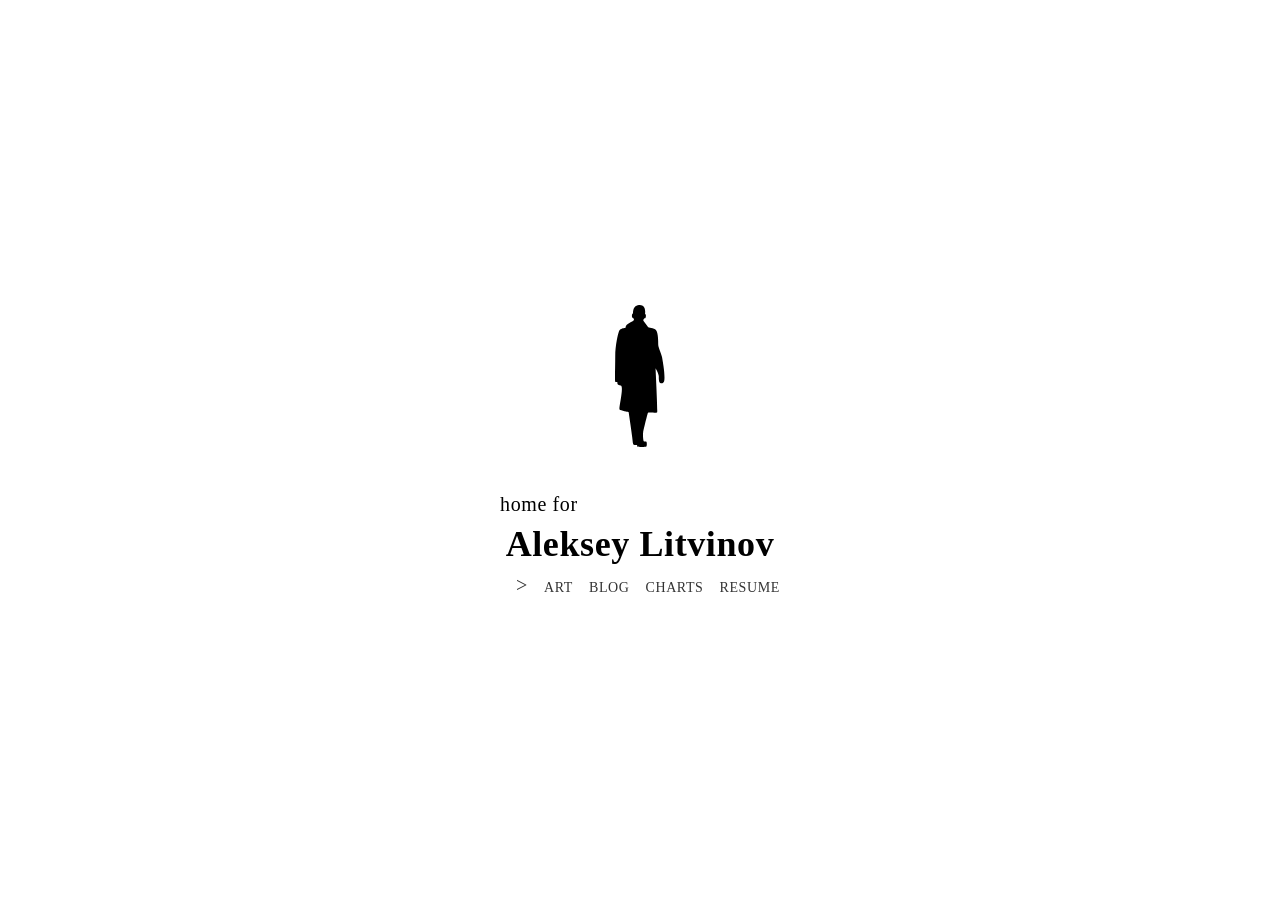
<file: index.html>
<!DOCTYPE html><html lang="en"><head><meta charSet="utf-8"/><meta name="viewport" content="initial-scale=1.0, width=device-width"/><title>jsalterego.im</title><link rel="icon" type="image/png" href="/assets/favicon32.png"/><link rel="stylesheet" href="/assets/tachyons.min.css"/><meta name="next-head-count" content="5"/><link rel="preload" href="/_next/static/css/29294b8827a05bba8654.css" as="style"/><link rel="stylesheet" href="/_next/static/css/29294b8827a05bba8654.css"/><link rel="preload" href="/_next/static/chunks/main-130f41e81024d683c778.js" as="script"/><link rel="preload" href="/_next/static/chunks/webpack-ccf5ab034a524403276a.js" as="script"/><link rel="preload" href="/_next/static/chunks/framework.f658fb9cd8e6101046a1.js" as="script"/><link rel="preload" href="/_next/static/chunks/commons.d2cb5a06eb408da7ef80.js" as="script"/><link rel="preload" href="/_next/static/chunks/pages/_app-e1a534933ee18a47b596.js" as="script"/><link rel="preload" href="/_next/static/chunks/2bdce759578d4cf2979a037e3d1b42bafa32f951.3b051c874011df4f0e6b.js" as="script"/><link rel="preload" href="/_next/static/chunks/pages/index-945b08065b9f906eed6b.js" as="script"/></head><body class="athelas f4"><div id="__next"><div class="flex flex-column justify-center tc vh-100"><div class="center measure w-100"><div class="dib"><img class="dib mb4 mt2" src="/assets/profile.svg" style="width:50px"/><p class="tl mv1">home for</p><h1 class="f2 lh-title mv0">Aleksey Litvinov</h1><nav class="mv1 tr"><a class="ml3 no-underline small-caps ttl dim black-80" href="/">&gt;</a><a class="ml3 no-underline small-caps ttl dim black-80" href="/art/">art</a><a class="ml3 no-underline small-caps ttl dim black-80" href="/blog/ru/">blog</a><a class="ml3 no-underline small-caps ttl dim black-80" href="/charts/">charts</a><a class="ml3 no-underline small-caps ttl dim black-80" href="/resume/">resume</a></nav></div></div></div></div><script id="__NEXT_DATA__" type="application/json">{"props":{"pageProps":{}},"page":"/","query":{},"buildId":"S-fUhCu22sZXDt8RfuC43","nextExport":true,"autoExport":true,"isFallback":false}</script><script nomodule="" src="/_next/static/chunks/polyfills-5bf59b93ae7857d78ad5.js"></script><script src="/_next/static/chunks/main-130f41e81024d683c778.js" async=""></script><script src="/_next/static/chunks/webpack-ccf5ab034a524403276a.js" async=""></script><script src="/_next/static/chunks/framework.f658fb9cd8e6101046a1.js" async=""></script><script src="/_next/static/chunks/commons.d2cb5a06eb408da7ef80.js" async=""></script><script src="/_next/static/chunks/pages/_app-e1a534933ee18a47b596.js" async=""></script><script src="/_next/static/chunks/2bdce759578d4cf2979a037e3d1b42bafa32f951.3b051c874011df4f0e6b.js" async=""></script><script src="/_next/static/chunks/pages/index-945b08065b9f906eed6b.js" async=""></script><script src="/_next/static/S-fUhCu22sZXDt8RfuC43/_buildManifest.js" async=""></script><script src="/_next/static/S-fUhCu22sZXDt8RfuC43/_ssgManifest.js" async=""></script><script src="https://www.googletagmanager.com/gtag/js?id=UA-148130919-1"></script><script>window.dataLayer = window.dataLayer || [];function gtag(){dataLayer.push(arguments);}gtag('js', new Date());gtag('config', 'UA-148130919-1');</script></body></html>
</file>
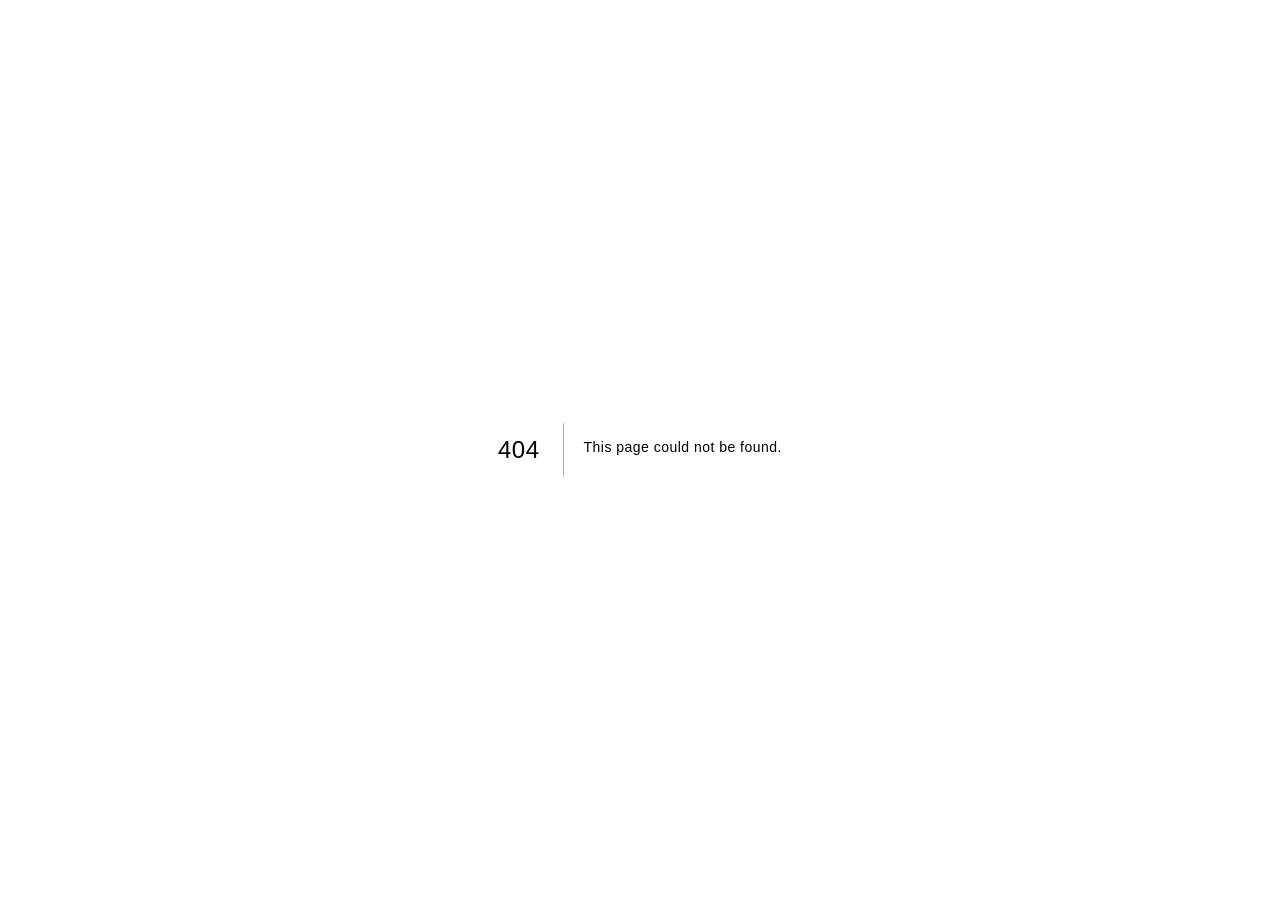
<file: 404/index.html>
<!DOCTYPE html><html lang="en"><head><meta name="viewport" content="width=device-width"/><meta charSet="utf-8"/><title>404: This page could not be found</title><meta name="next-head-count" content="3"/><link rel="preload" href="/_next/static/css/29294b8827a05bba8654.css" as="style"/><link rel="stylesheet" href="/_next/static/css/29294b8827a05bba8654.css"/><link rel="preload" href="/_next/static/chunks/main-130f41e81024d683c778.js" as="script"/><link rel="preload" href="/_next/static/chunks/webpack-ccf5ab034a524403276a.js" as="script"/><link rel="preload" href="/_next/static/chunks/framework.f658fb9cd8e6101046a1.js" as="script"/><link rel="preload" href="/_next/static/chunks/commons.d2cb5a06eb408da7ef80.js" as="script"/><link rel="preload" href="/_next/static/chunks/pages/_app-e1a534933ee18a47b596.js" as="script"/></head><body class="athelas f4"><div id="__next"><div style="color:#000;background:#fff;font-family:-apple-system, BlinkMacSystemFont, Roboto, &quot;Segoe UI&quot;, &quot;Fira Sans&quot;, Avenir, &quot;Helvetica Neue&quot;, &quot;Lucida Grande&quot;, sans-serif;height:100vh;text-align:center;display:flex;flex-direction:column;align-items:center;justify-content:center"><div><style>body { margin: 0 }</style><h1 style="display:inline-block;border-right:1px solid rgba(0, 0, 0,.3);margin:0;margin-right:20px;padding:10px 23px 10px 0;font-size:24px;font-weight:500;vertical-align:top">404</h1><div style="display:inline-block;text-align:left;line-height:49px;height:49px;vertical-align:middle"><h2 style="font-size:14px;font-weight:normal;line-height:inherit;margin:0;padding:0">This page could not be found<!-- -->.</h2></div></div></div></div><script id="__NEXT_DATA__" type="application/json">{"props":{"pageProps":{"statusCode":404}},"page":"/_error","query":{},"buildId":"S-fUhCu22sZXDt8RfuC43","nextExport":true,"isFallback":false,"gip":true}</script><script nomodule="" src="/_next/static/chunks/polyfills-5bf59b93ae7857d78ad5.js"></script><script src="/_next/static/chunks/main-130f41e81024d683c778.js" async=""></script><script src="/_next/static/chunks/webpack-ccf5ab034a524403276a.js" async=""></script><script src="/_next/static/chunks/framework.f658fb9cd8e6101046a1.js" async=""></script><script src="/_next/static/chunks/commons.d2cb5a06eb408da7ef80.js" async=""></script><script src="/_next/static/chunks/pages/_app-e1a534933ee18a47b596.js" async=""></script><script src="/_next/static/S-fUhCu22sZXDt8RfuC43/_buildManifest.js" async=""></script><script src="/_next/static/S-fUhCu22sZXDt8RfuC43/_ssgManifest.js" async=""></script><script src="https://www.googletagmanager.com/gtag/js?id=UA-148130919-1"></script><script>window.dataLayer = window.dataLayer || [];function gtag(){dataLayer.push(arguments);}gtag('js', new Date());gtag('config', 'UA-148130919-1');</script></body></html>
</file>
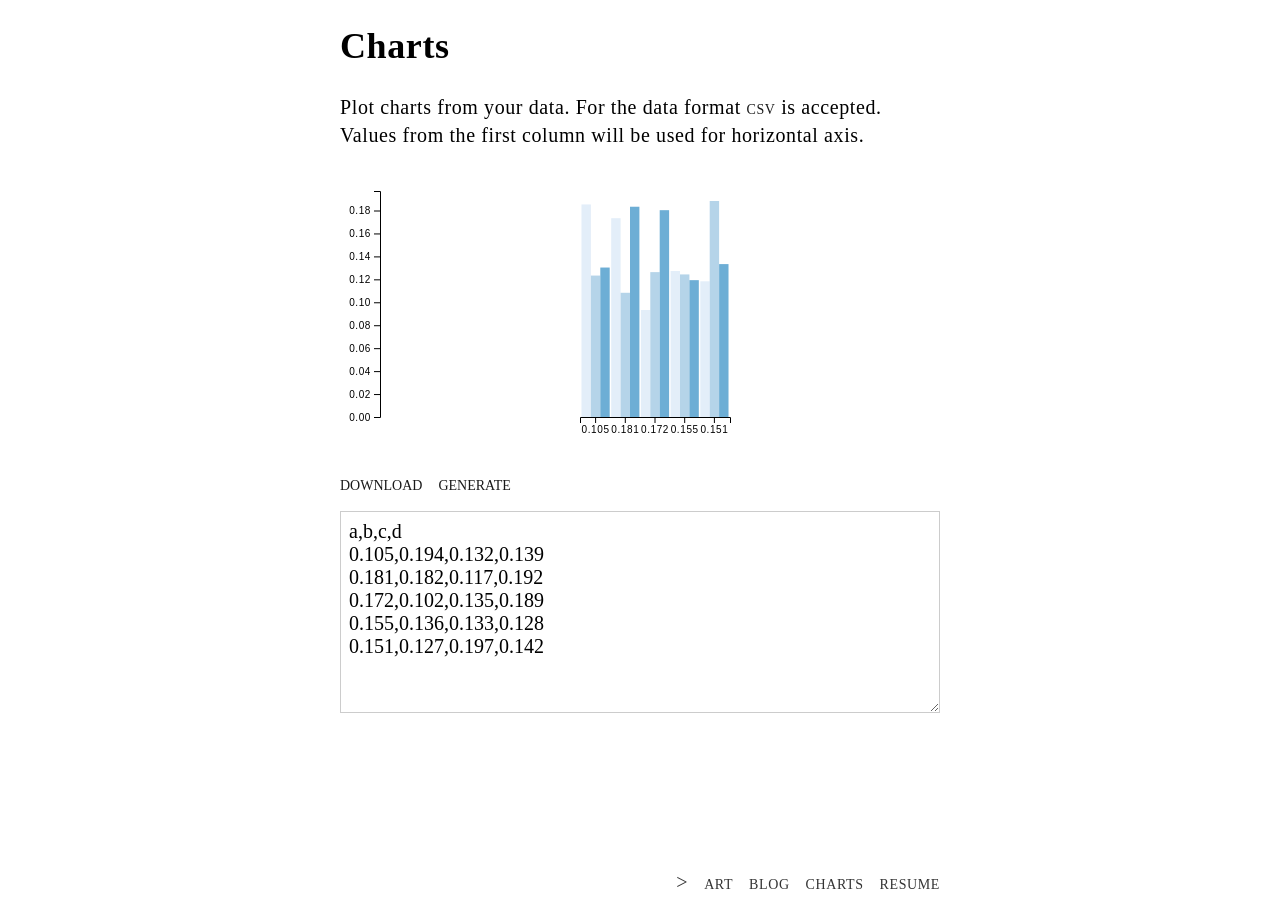
<file: charts/index.html>
<!DOCTYPE html><html lang="en"><head><meta charSet="utf-8"/><meta name="viewport" content="initial-scale=1.0, width=device-width"/><title>charts | jsalterego.im</title><link rel="icon" type="image/png" href="/assets/favicon32.png"/><link rel="stylesheet" href="/assets/tachyons.min.css"/><meta name="next-head-count" content="5"/><link rel="preload" href="/_next/static/css/29294b8827a05bba8654.css" as="style"/><link rel="stylesheet" href="/_next/static/css/29294b8827a05bba8654.css"/><link rel="preload" href="/_next/static/chunks/main-130f41e81024d683c778.js" as="script"/><link rel="preload" href="/_next/static/chunks/webpack-ccf5ab034a524403276a.js" as="script"/><link rel="preload" href="/_next/static/chunks/framework.f658fb9cd8e6101046a1.js" as="script"/><link rel="preload" href="/_next/static/chunks/commons.d2cb5a06eb408da7ef80.js" as="script"/><link rel="preload" href="/_next/static/chunks/pages/_app-e1a534933ee18a47b596.js" as="script"/><link rel="preload" href="/_next/static/chunks/2bdce759578d4cf2979a037e3d1b42bafa32f951.3b051c874011df4f0e6b.js" as="script"/><link rel="preload" href="/_next/static/chunks/041646874d9c1a3dd5e0c4697ad7e031a9af4580.1a440356f25ea21ea6ac.js" as="script"/><link rel="preload" href="/_next/static/chunks/pages/charts-dccfcbcf38b0290d5c35.js" as="script"/></head><body class="athelas f4"><div id="__next"><div class="flex flex-column justify-between vh-100"><div class="mh4"><div class="center measure w-100"><h1 class="f2 lh-title">Charts</h1><p>Plot charts from your data. For the data format <a class="no-underline small-caps ttl dim black-90" href="https://en.wikipedia.org/wiki/Comma-separated_values">csv</a> is accepted. Values from the first column will be used for horizontal axis.</p><svg class="db h5 mv4 w-100 " xmlns="http://www.w3.org/2000/svg"></svg><div class="mv2"><button class="mb2 mr3 pa0 input-reset pointer small-caps ttl bn bg-white black-90">Download</button><button class="mb2 mr3 pa0 input-reset pointer small-caps ttl bn bg-white black-90">Generate</button></div><textarea class="db mb4 pa2 w-100 ba b--black-20" rows="8">a,b,c,d,e,f
0.182,0.195,0.133,0.126,0.102,0.113
0.116,0.182,0.183,0.166,0.113,0.179
0.194,0.182,0.123,0.133,0.142,0.133
0.166,0.199,0.132,0.13,0.177,0.11
0.153,0.118,0.119,0.174,0.132,0.141
0.115,0.133,0.176,0.122,0.102,0.159
0.141,0.199,0.187,0.129,0.112,0.174
0.168,0.114,0.178,0.111,0.182,0.157
0.108,0.121,0.19,0.109,0.139,0.185
0.169,0.144,0.176,0.15,0.14,0.124
0.182,0.123,0.105,0.182,0.121,0.149
0.16,0.109,0.175,0.128,0.184,0.104
0.199,0.113,0.165,0.192,0.181,0.156
0.11,0.1,0.133,0.137,0.118,0.151
0.144,0.187,0.184,0.118,0.145,0.101</textarea></div></div><div class="mh4"><div class="center measure w-100"><nav class="mv1 tr"><a class="ml3 no-underline small-caps ttl dim black-80" href="/">&gt;</a><a class="ml3 no-underline small-caps ttl dim black-80" href="/art/">art</a><a class="ml3 no-underline small-caps ttl dim black-80" href="/blog/ru/">blog</a><a class="ml3 no-underline small-caps ttl dim black-80" href="/charts/">charts</a><a class="ml3 no-underline small-caps ttl dim black-80" href="/resume/">resume</a></nav></div></div></div></div><script id="__NEXT_DATA__" type="application/json">{"props":{"pageProps":{}},"page":"/charts","query":{},"buildId":"S-fUhCu22sZXDt8RfuC43","nextExport":true,"autoExport":true,"isFallback":false}</script><script nomodule="" src="/_next/static/chunks/polyfills-5bf59b93ae7857d78ad5.js"></script><script src="/_next/static/chunks/main-130f41e81024d683c778.js" async=""></script><script src="/_next/static/chunks/webpack-ccf5ab034a524403276a.js" async=""></script><script src="/_next/static/chunks/framework.f658fb9cd8e6101046a1.js" async=""></script><script src="/_next/static/chunks/commons.d2cb5a06eb408da7ef80.js" async=""></script><script src="/_next/static/chunks/pages/_app-e1a534933ee18a47b596.js" async=""></script><script src="/_next/static/chunks/2bdce759578d4cf2979a037e3d1b42bafa32f951.3b051c874011df4f0e6b.js" async=""></script><script src="/_next/static/chunks/041646874d9c1a3dd5e0c4697ad7e031a9af4580.1a440356f25ea21ea6ac.js" async=""></script><script src="/_next/static/chunks/pages/charts-dccfcbcf38b0290d5c35.js" async=""></script><script src="/_next/static/S-fUhCu22sZXDt8RfuC43/_buildManifest.js" async=""></script><script src="/_next/static/S-fUhCu22sZXDt8RfuC43/_ssgManifest.js" async=""></script><script src="https://www.googletagmanager.com/gtag/js?id=UA-148130919-1"></script><script>window.dataLayer = window.dataLayer || [];function gtag(){dataLayer.push(arguments);}gtag('js', new Date());gtag('config', 'UA-148130919-1');</script></body></html>
</file>
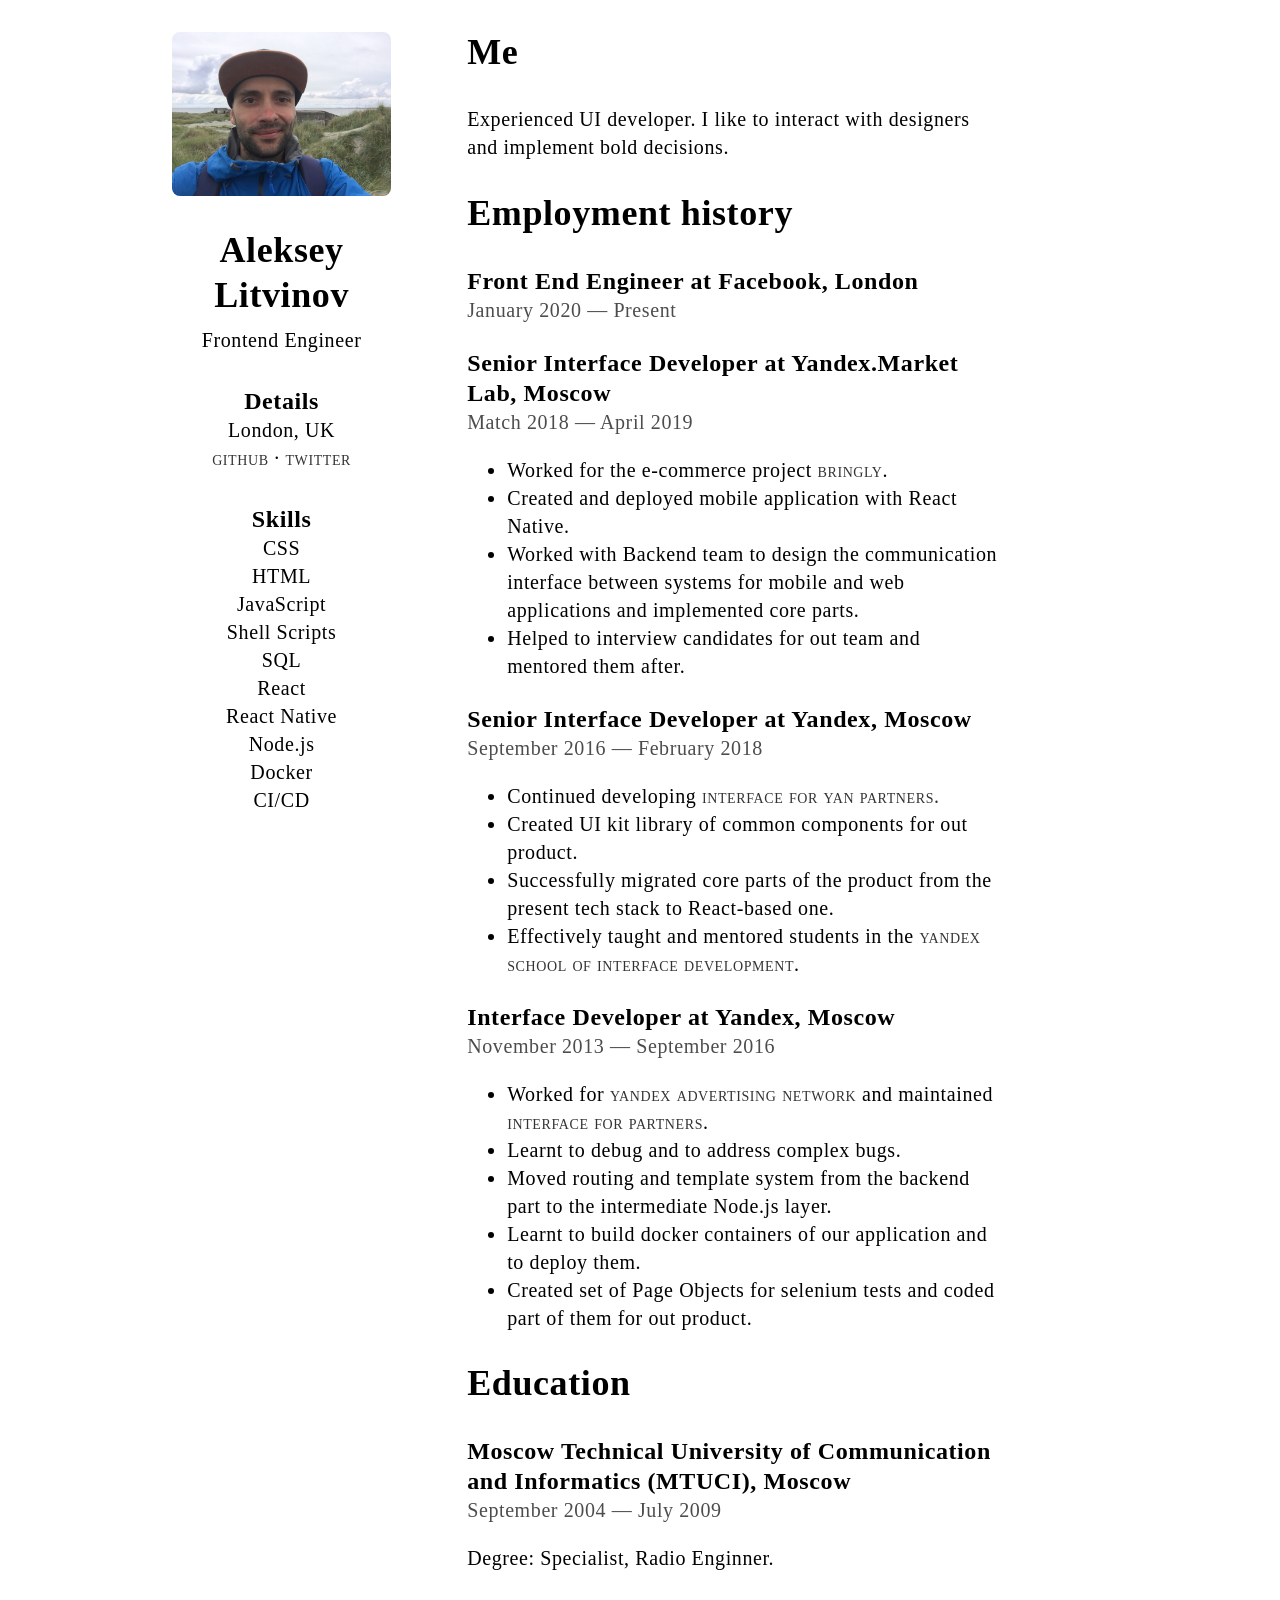
<file: resume/index.html>
<!DOCTYPE html><html lang="en"><head><meta charSet="utf-8"/><meta name="viewport" content="initial-scale=1.0, width=device-width"/><title>resume | jsalterego.im</title><link rel="icon" type="image/png" href="/assets/favicon32.png"/><link rel="stylesheet" href="/assets/tachyons.min.css"/><meta name="next-head-count" content="5"/><link rel="preload" href="/_next/static/css/29294b8827a05bba8654.css" as="style"/><link rel="stylesheet" href="/_next/static/css/29294b8827a05bba8654.css"/><link rel="preload" href="/_next/static/chunks/main-130f41e81024d683c778.js" as="script"/><link rel="preload" href="/_next/static/chunks/webpack-ccf5ab034a524403276a.js" as="script"/><link rel="preload" href="/_next/static/chunks/framework.f658fb9cd8e6101046a1.js" as="script"/><link rel="preload" href="/_next/static/chunks/commons.d2cb5a06eb408da7ef80.js" as="script"/><link rel="preload" href="/_next/static/chunks/pages/_app-e1a534933ee18a47b596.js" as="script"/><link rel="preload" href="/_next/static/chunks/2bdce759578d4cf2979a037e3d1b42bafa32f951.3b051c874011df4f0e6b.js" as="script"/><link rel="preload" href="/_next/static/chunks/pages/resume-dfeb042f4ba9f9632646.js" as="script"/></head><body class="athelas f4"><div id="__next"><div class="flex flex-column tc-ns vh-100"><div class="cb center mw8"><div class="fl-ns measure ph4 w-30-ns"><img class="br3 center db-ns dn mv4 w-90 grow" src="/assets/me.jpg"/><h1 class="f2 lh-title mb0">Aleksey Litvinov</h1><p class="mt2">Frontend Engineer</p><h2 class="f3 lh-title mb0 mt4">Details</h2><p class="mv0">London, UK</p><p class="mv0"><a class="no-underline small-caps ttl dim black-80 print-href" href="https://github.com/sullenor">Github</a><span> · </span><a class="no-underline small-caps ttl dim black-80 print-href" href="https://twitter.com/myjsalterego">Twitter</a></p><h2 class="f3 lh-title mb0 mt4">Skills</h2><p class="mv0"><span class="db-ns">CSS </span><span class="db-ns">HTML </span><span class="db-ns">JavaScript </span><span class="db-ns">Shell Scripts </span><span class="db-ns">SQL </span><span class="db-ns">React </span><span class="db-ns">React Native </span><span class="db-ns">Node.js </span><span class="db-ns">Docker </span><span class="db-ns">CI/CD </span></p></div><div class="fl-ns measure ph4 tl w-70-ns"><h2 class="f2 lh-title">Me</h2><p>Experienced UI developer. I like to interact with designers and implement bold decisions.</p><h2 class="f2 lh-title">Employment history</h2><h3 class="f3 lh-title mb0">Front End Engineer at Facebook, London</h3><p class="mt0 black-70">January 2020 — Present</p><h3 class="f3 lh-title mb0">Senior Interface Developer at Yandex.Market Lab, Moscow</h3><p class="mt0 black-70">Match 2018 — April 2019</p><ul><li>Worked for the e-commerce project <a class="no-underline small-caps ttl dim black-80 print-href" href="https://bringly.ru">Bringly</a>.</li><li>Created and deployed mobile application with React Native.</li><li>Worked with Backend team to design the communication interface between systems for mobile and web applications  and implemented core parts.</li><li>Helped to interview candidates for out team and mentored them after.</li></ul><h3 class="f3 lh-title mb0">Senior Interface Developer at Yandex, Moscow</h3><p class="mt0 black-70">September 2016 — February 2018</p><ul><li>Continued developing <a class="no-underline small-caps ttl dim black-80 print-href" href="https://partner2.yandex.ru/">Interface for YAN Partners.</a></li><li>Created UI kit library of common components for out product.</li><li>Successfully migrated core parts of the product from the present tech stack to React-based one.</li><li>Effectively taught and mentored students in the <a class="no-underline small-caps ttl dim black-80 print-href" href="https://yandex.ru/promo/academy/shri">Yandex School of Interface Development</a>.</li></ul><h3 class="f3 lh-title mb0">Interface Developer at Yandex, Moscow</h3><p class="mt0 black-70">November 2013 — September 2016</p><ul><li>Worked for <a class="no-underline small-caps ttl dim black-80 print-href" href="https://yandex.com/support/direct/general/yan.html">Yandex Advertising Network</a> and maintained <a class="no-underline small-caps ttl dim black-80 print-href" href="https://partner2.yandex.ru/">Interface for Partners</a>.</li><li>Learnt to debug and to address complex bugs.</li><li>Moved routing and template system from the backend part to the intermediate Node.js layer.</li><li>Learnt to build docker containers of our application and to deploy them.</li><li>Created set of Page Objects for selenium tests and coded part of them for out product.</li></ul><h2 class="f2 lh-title">Education</h2><h3 class="f3 lh-title mb0">Moscow Technical University of Communication and Informatics (MTUCI), Moscow</h3><p class="mt0 black-70">September 2004 — July 2009</p><p>Degree: Specialist, Radio Enginner.</p></div></div><div class="mh4 print-hide"><div class="center measure w-100"><nav class="mv1 tr"><a class="ml3 no-underline small-caps ttl dim black-80" href="/">&gt;</a><a class="ml3 no-underline small-caps ttl dim black-80" href="/art/">art</a><a class="ml3 no-underline small-caps ttl dim black-80" href="/blog/ru/">blog</a><a class="ml3 no-underline small-caps ttl dim black-80" href="/charts/">charts</a><a class="ml3 no-underline small-caps ttl dim black-80" href="/resume/">resume</a></nav></div></div></div></div><script id="__NEXT_DATA__" type="application/json">{"props":{"pageProps":{}},"page":"/resume","query":{},"buildId":"S-fUhCu22sZXDt8RfuC43","nextExport":true,"autoExport":true,"isFallback":false}</script><script nomodule="" src="/_next/static/chunks/polyfills-5bf59b93ae7857d78ad5.js"></script><script src="/_next/static/chunks/main-130f41e81024d683c778.js" async=""></script><script src="/_next/static/chunks/webpack-ccf5ab034a524403276a.js" async=""></script><script src="/_next/static/chunks/framework.f658fb9cd8e6101046a1.js" async=""></script><script src="/_next/static/chunks/commons.d2cb5a06eb408da7ef80.js" async=""></script><script src="/_next/static/chunks/pages/_app-e1a534933ee18a47b596.js" async=""></script><script src="/_next/static/chunks/2bdce759578d4cf2979a037e3d1b42bafa32f951.3b051c874011df4f0e6b.js" async=""></script><script src="/_next/static/chunks/pages/resume-dfeb042f4ba9f9632646.js" async=""></script><script src="/_next/static/S-fUhCu22sZXDt8RfuC43/_buildManifest.js" async=""></script><script src="/_next/static/S-fUhCu22sZXDt8RfuC43/_ssgManifest.js" async=""></script><script src="https://www.googletagmanager.com/gtag/js?id=UA-148130919-1"></script><script>window.dataLayer = window.dataLayer || [];function gtag(){dataLayer.push(arguments);}gtag('js', new Date());gtag('config', 'UA-148130919-1');</script></body></html>
</file>
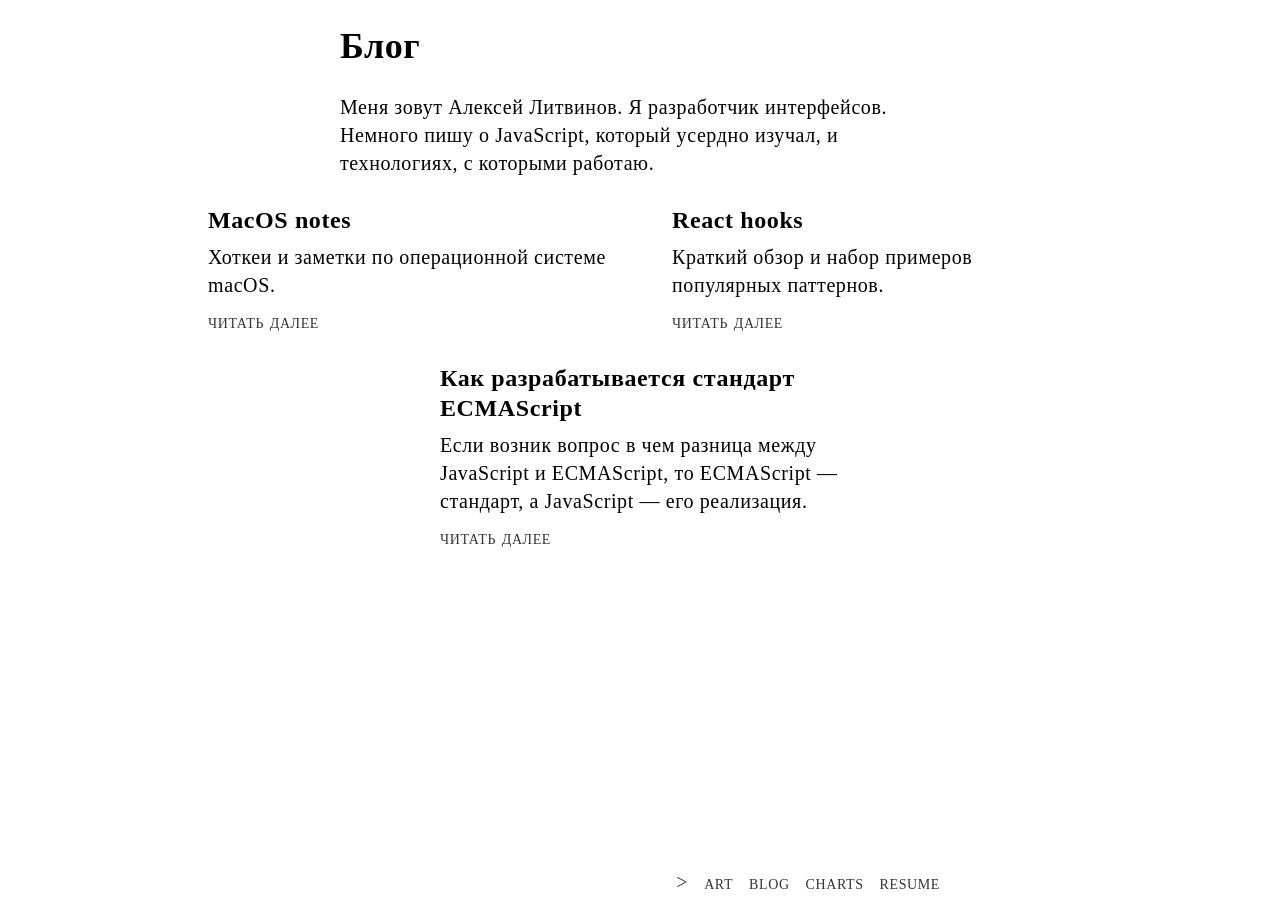
<file: blog/ru/index.html>
<!DOCTYPE html><html lang="ru"><head><meta charSet="utf-8"/><meta name="viewport" content="initial-scale=1.0, width=device-width"/><title>blog | jsalterego.im</title><link rel="icon" type="image/png" href="/assets/favicon32.png"/><link rel="stylesheet" href="/assets/tachyons.min.css"/><meta name="next-head-count" content="5"/><link rel="preload" href="/_next/static/css/29294b8827a05bba8654.css" as="style"/><link rel="stylesheet" href="/_next/static/css/29294b8827a05bba8654.css"/><link rel="preload" href="/_next/static/chunks/main-130f41e81024d683c778.js" as="script"/><link rel="preload" href="/_next/static/chunks/webpack-ccf5ab034a524403276a.js" as="script"/><link rel="preload" href="/_next/static/chunks/framework.f658fb9cd8e6101046a1.js" as="script"/><link rel="preload" href="/_next/static/chunks/commons.d2cb5a06eb408da7ef80.js" as="script"/><link rel="preload" href="/_next/static/chunks/pages/_app-e1a534933ee18a47b596.js" as="script"/><link rel="preload" href="/_next/static/chunks/2bdce759578d4cf2979a037e3d1b42bafa32f951.3b051c874011df4f0e6b.js" as="script"/><link rel="preload" href="/_next/static/chunks/pages/blog/%5Blang%5D-130a3ac581f282289efc.js" as="script"/></head><body class="athelas f4"><div id="__next"><div class="flex flex-column justify-between vh-100"><div><div class="mh4"><div class="center measure w-100"><h1 class="f2 lh-title">Блог</h1><p class="mb2">Меня зовут Алексей Литвинов. Я разработчик интерфейсов. Немного пишу о JavaScript, который усердно изучал, и технологиях, с которыми работаю.</p></div></div><div class="center flex flex-row flex-wrap justify-center mw8"><div class="dib measure-narrow mh4"><h2 class="f3 lh-title mb0">MacOS notes</h2><p class="mv2"> <!-- -->Хоткеи и заметки по операционной системе macOS.<!-- --> </p><p class="mv2"><a class="no-underline small-caps ttl dim black-80 print-href" href="/blog/ru/macos-notes/">Читать далее</a></p></div><div class="dib measure-narrow mh4"><h2 class="f3 lh-title mb0">React hooks</h2><p class="mv2"> <!-- -->Краткий обзор и набор примеров популярных паттернов.<!-- --> </p><p class="mv2"><a class="no-underline small-caps ttl dim black-80 print-href" href="/blog/ru/react-hooks/">Читать далее</a></p></div><div class="dib measure-narrow mh4"><h2 class="f3 lh-title mb0">Как разрабатывается стандарт ECMAScript</h2><p class="mv2"> <!-- -->Если возник вопрос в чем разница между JavaScript и ECMAScript, то ECMAScript — стандарт, а JavaScript — его реализация.<!-- --> </p><p class="mv2"><a class="no-underline small-caps ttl dim black-80 print-href" href="/blog/ru/how-ecmascript-is-developed/">Читать далее</a></p></div></div></div><div class="mh4"><div class="center measure w-100"><nav class="mv1 tr"><a class="ml3 no-underline small-caps ttl dim black-80" href="/">&gt;</a><a class="ml3 no-underline small-caps ttl dim black-80" href="/art/">art</a><a class="ml3 no-underline small-caps ttl dim black-80" href="/blog/ru/">blog</a><a class="ml3 no-underline small-caps ttl dim black-80" href="/charts/">charts</a><a class="ml3 no-underline small-caps ttl dim black-80" href="/resume/">resume</a></nav></div></div></div></div><script id="__NEXT_DATA__" type="application/json">{"props":{"pageProps":{"lang":"ru"},"__N_SSG":true},"page":"/blog/[lang]","query":{"lang":"ru"},"buildId":"S-fUhCu22sZXDt8RfuC43","nextExport":false,"isFallback":false,"gsp":true}</script><script nomodule="" src="/_next/static/chunks/polyfills-5bf59b93ae7857d78ad5.js"></script><script src="/_next/static/chunks/main-130f41e81024d683c778.js" async=""></script><script src="/_next/static/chunks/webpack-ccf5ab034a524403276a.js" async=""></script><script src="/_next/static/chunks/framework.f658fb9cd8e6101046a1.js" async=""></script><script src="/_next/static/chunks/commons.d2cb5a06eb408da7ef80.js" async=""></script><script src="/_next/static/chunks/pages/_app-e1a534933ee18a47b596.js" async=""></script><script src="/_next/static/chunks/2bdce759578d4cf2979a037e3d1b42bafa32f951.3b051c874011df4f0e6b.js" async=""></script><script src="/_next/static/chunks/pages/blog/%5Blang%5D-130a3ac581f282289efc.js" async=""></script><script src="/_next/static/S-fUhCu22sZXDt8RfuC43/_buildManifest.js" async=""></script><script src="/_next/static/S-fUhCu22sZXDt8RfuC43/_ssgManifest.js" async=""></script><script src="https://www.googletagmanager.com/gtag/js?id=UA-148130919-1"></script><script>window.dataLayer = window.dataLayer || [];function gtag(){dataLayer.push(arguments);}gtag('js', new Date());gtag('config', 'UA-148130919-1');</script></body></html>
</file>
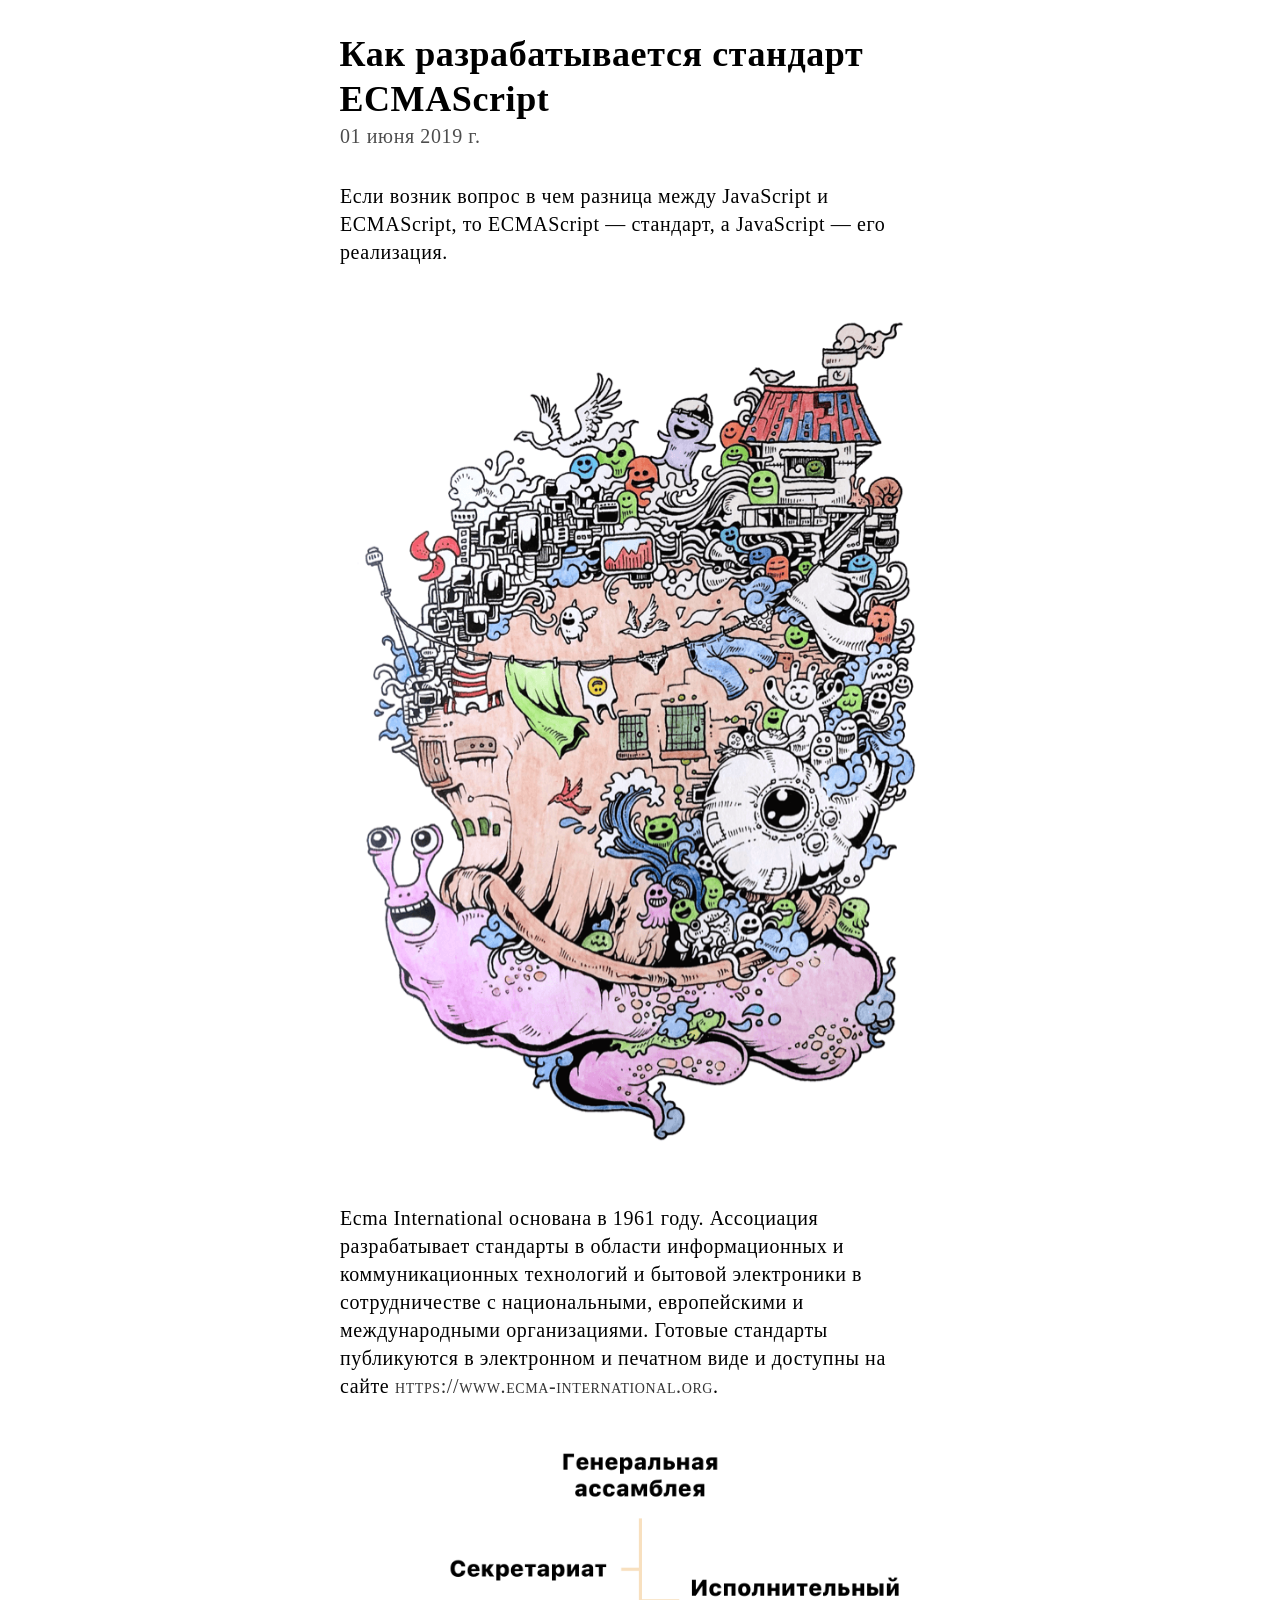
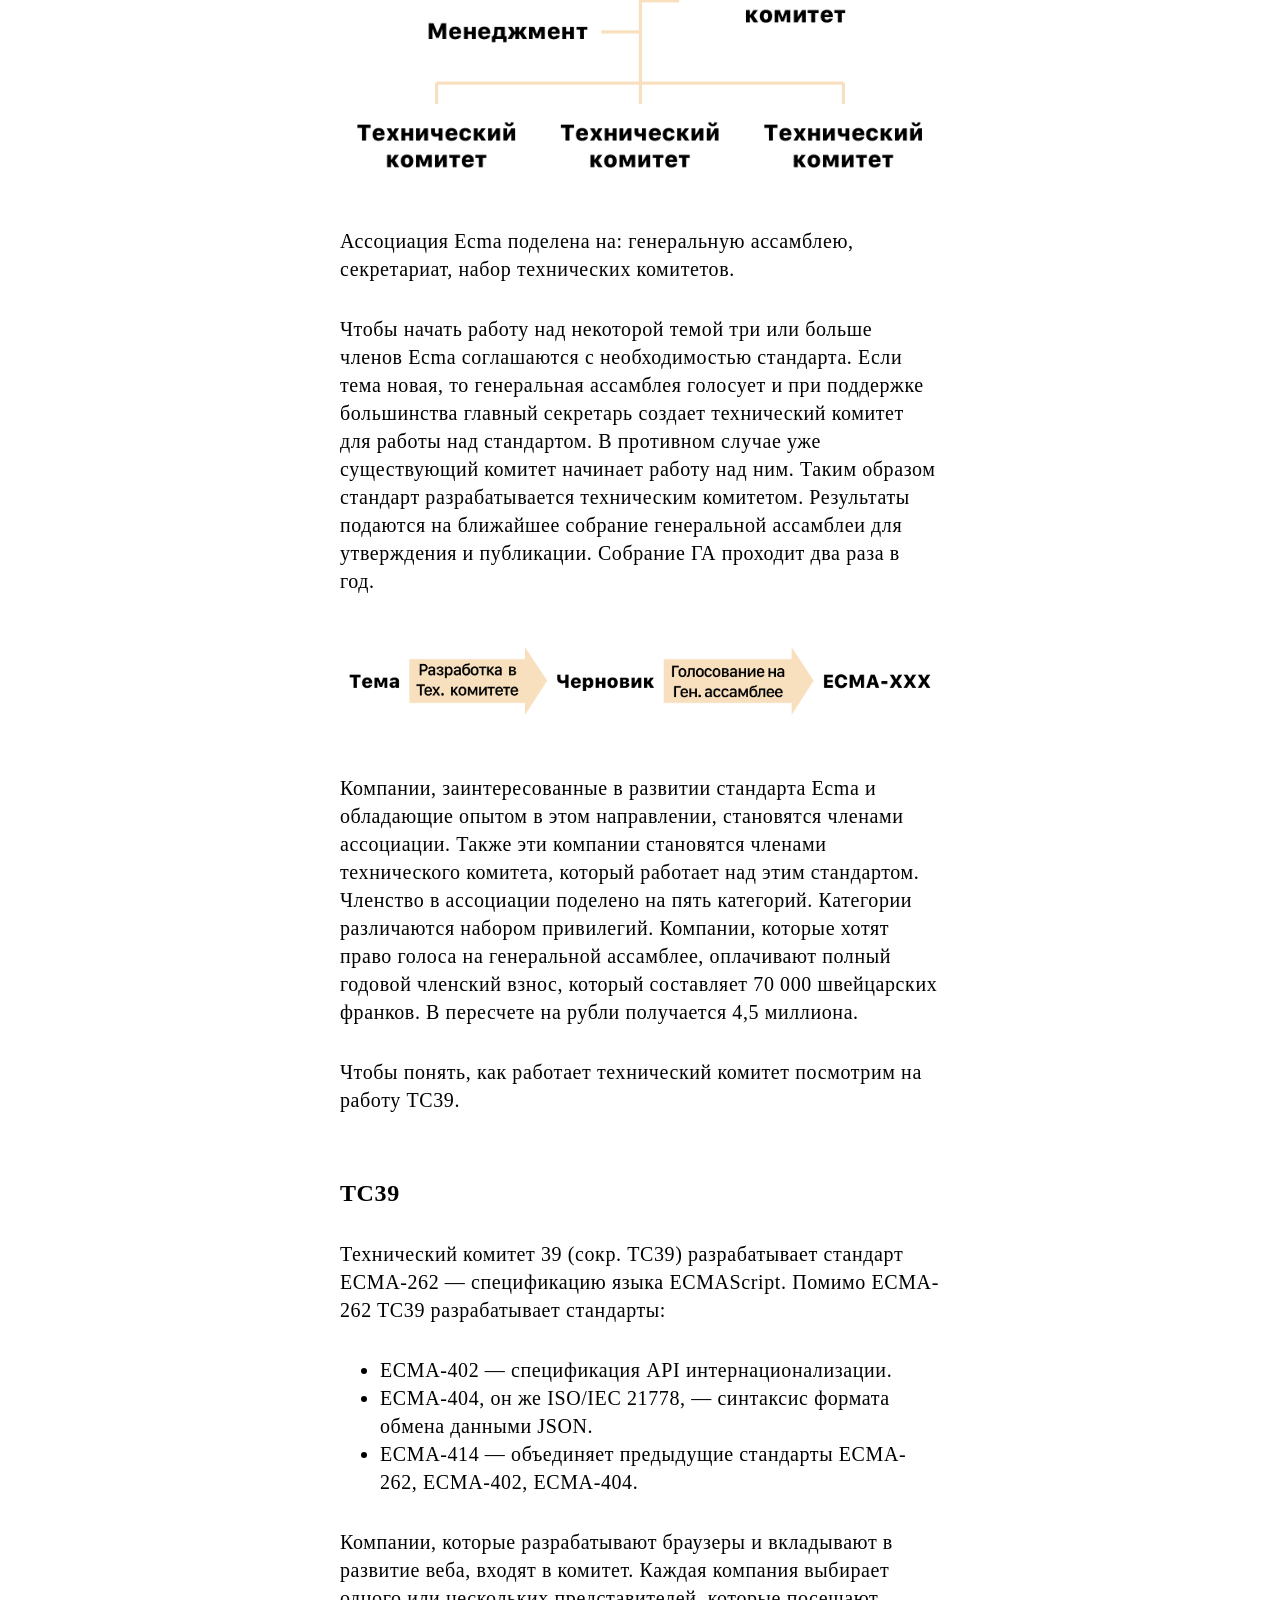
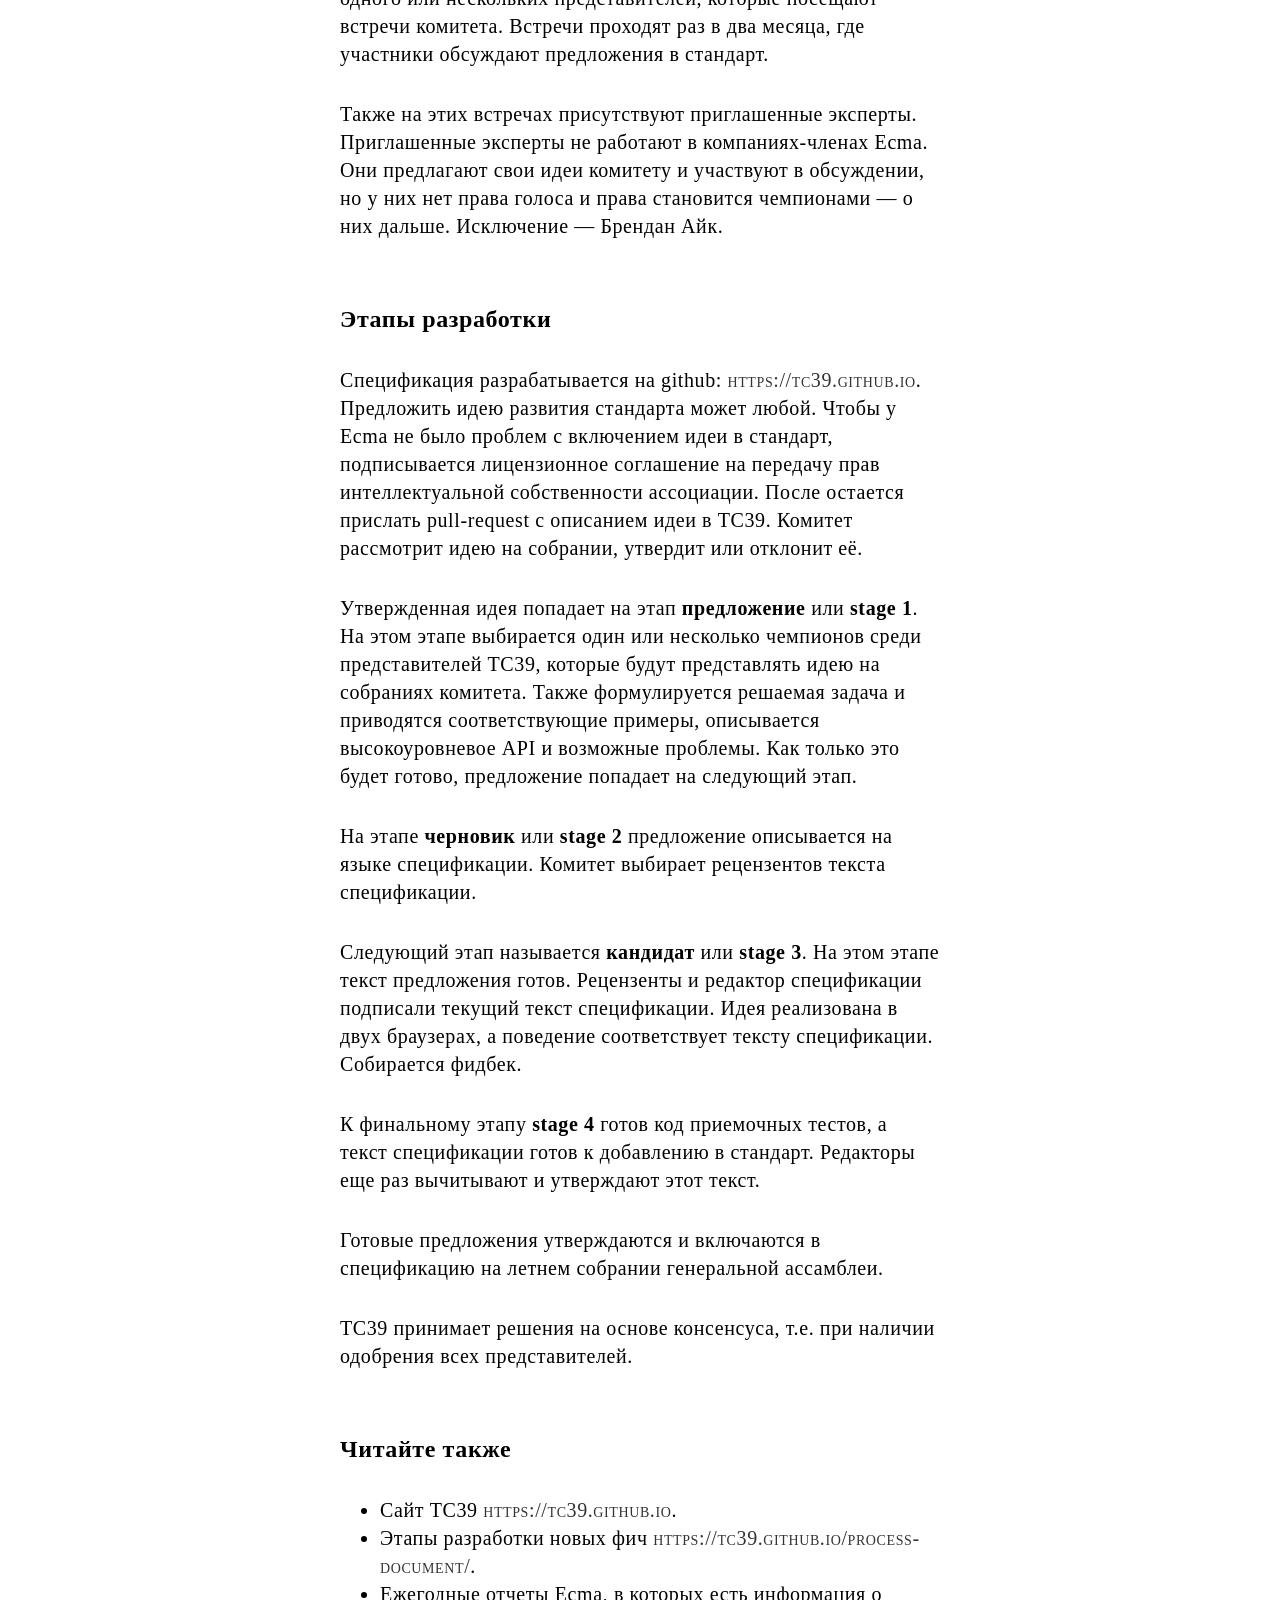
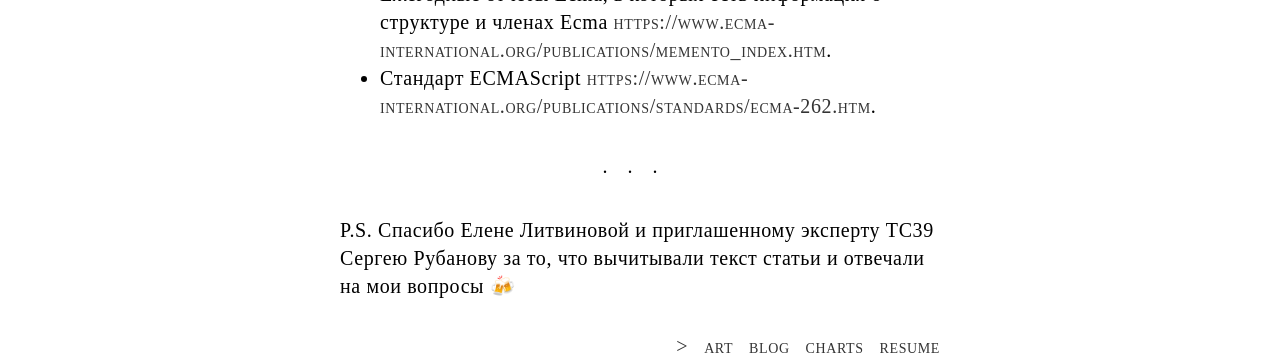
<file: blog/ru/how-ecmascript-is-developed/index.html>
<!DOCTYPE html><html lang="ru"><head><meta charSet="utf-8"/><meta name="viewport" content="initial-scale=1.0, width=device-width"/><title>Как разрабатывается стандарт ECMAScript | jsalterego.im</title><link rel="icon" type="image/png" href="/assets/favicon32.png"/><link rel="stylesheet" href="/assets/tachyons.min.css"/><meta property="og:title" content="Как разрабатывается стандарт ECMAScript"/><meta property="og:description" content="Узнай разницу между JavaScript и ECMAScript, а заодно как разрабатывается стандарт ECMAScript"/><meta property="og:type" content="website"/><meta name="next-head-count" content="8"/><link rel="preload" href="/_next/static/css/29294b8827a05bba8654.css" as="style"/><link rel="stylesheet" href="/_next/static/css/29294b8827a05bba8654.css"/><link rel="preload" href="/_next/static/css/db292c31e7a1c8956392.css" as="style"/><link rel="stylesheet" href="/_next/static/css/db292c31e7a1c8956392.css"/><link rel="preload" href="/_next/static/chunks/main-130f41e81024d683c778.js" as="script"/><link rel="preload" href="/_next/static/chunks/webpack-ccf5ab034a524403276a.js" as="script"/><link rel="preload" href="/_next/static/chunks/framework.f658fb9cd8e6101046a1.js" as="script"/><link rel="preload" href="/_next/static/chunks/commons.d2cb5a06eb408da7ef80.js" as="script"/><link rel="preload" href="/_next/static/chunks/pages/_app-e1a534933ee18a47b596.js" as="script"/><link rel="preload" href="/_next/static/chunks/2bdce759578d4cf2979a037e3d1b42bafa32f951.3b051c874011df4f0e6b.js" as="script"/><link rel="preload" href="/_next/static/chunks/pages/blog/%5Blang%5D/%5Bpost%5D-856a4e96e61836715879.js" as="script"/></head><body class="athelas f4"><div id="__next"><div class="mh4"><h1 class="center f2 lh-title mb0 mt4 measure">Как разрабатывается стандарт ECMAScript</h1><p class="center measure mb4 mt0 black-70">01 июня 2019 г.</p></div><div class="mh4 markdown_markdown__3ZLwn"><p class="center measure mv4">Если возник вопрос в чем разница между JavaScript и ECMAScript, то ECMAScript — стандарт, а JavaScript — его реализация.</p>
<p class="center measure mv4"><img src="/assets/blog/how-ecmascript-is-developed/doodle-invasion-bg.png" alt="cover"></p>
<p class="center measure mv4">Ecma International основана в 1961 году. Ассоциация разрабатывает стандарты в области информационных и коммуникационных технологий и бытовой электроники в сотрудничестве с национальными, европейскими и международными организациями. Готовые стандарты публикуются в электронном и печатном виде и доступны на сайте <a href="https://www.ecma-international.org" class="no-underline small-caps ttl dim black-80">https://www.ecma-international.org</a>.</p>
<p class="center measure mv4"><img src="/assets/blog/how-ecmascript-is-developed/ecma-structure.png" alt="ecma structure"></p>
<p class="center measure mv4">Ассоциация Ecma поделена на: генеральную ассамблею, секретариат, набор технических комитетов.</p>
<p class="center measure mv4">Чтобы начать работу над некоторой темой три или больше членов Ecma соглашаются с необходимостью стандарта. Если тема новая, то генеральная ассамблея голосует и при поддержке большинства главный секретарь создает технический комитет для работы над стандартом. В противном случае уже существующий комитет начинает работу над ним. Таким образом стандарт разрабатывается техническим комитетом. Результаты подаются на ближайшее собрание генеральной ассамблеи для утверждения и публикации. Собрание ГА проходит два раза в год.</p>
<p class="center measure mv4"><img src="/assets/blog/how-ecmascript-is-developed/standart-development-process.png" alt="standart development process"></p>
<p class="center measure mv4">Компании, заинтересованные в развитии стандарта Ecma и обладающие опытом в этом направлении, становятся членами ассоциации. Также эти компании становятся членами технического комитета, который работает над этим стандартом. Членство в ассоциации поделено на пять категорий. Категории различаются набором привилегий. Компании, которые хотят право голоса на генеральной ассамблее, оплачивают полный годовой членский взнос, который составляет 70 000 швейцарских франков. В пересчете на рубли получается 4,5 миллиона.</p>
<p class="center measure mv4">Чтобы понять, как работает технический комитет посмотрим на работу TC39.</p>
<h2 class="center f3 lh-title mb2 mt5 measure">TC39</h2>
<p class="center measure mv4">Технический комитет 39 (сокр. TC39) разрабатывает стандарт ECMA-262 — спецификацию языка ECMAScript. Помимо ECMA-262 TC39 разрабатывает стандарты:</p>
<ul class="center measure mv4">
<li>ECMA-402 — спецификация API интернационализации.</li>
<li>ECMA-404, он же ISO/IEC 21778, — синтаксис формата обмена данными JSON.</li>
<li>ECMA-414 — объединяет предыдущие стандарты ECMA-262, ECMA-402, ECMA-404.</li>
</ul>
<p class="center measure mv4">Компании, которые разрабатывают браузеры и вкладывают в развитие веба, входят в комитет. Каждая компания выбирает одного или нескольких представителей, которые посещают встречи комитета. Встречи проходят раз в два месяца, где участники обсуждают предложения в стандарт.</p>
<p class="center measure mv4">Также на этих встречах присутствуют приглашенные эксперты. Приглашенные эксперты не работают в компаниях-членах Ecma. Они предлагают свои идеи комитету и участвуют в обсуждении, но у них нет права голоса и права становится чемпионами — о них дальше. Исключение — Брендан Айк.</p>
<h2 class="center f3 lh-title mb2 mt5 measure">Этапы разработки</h2>
<p class="center measure mv4">Спецификация разрабатывается на github: <a href="https://tc39.github.io" class="no-underline small-caps ttl dim black-80">https://tc39.github.io</a>. Предложить идею развития стандарта может любой. Чтобы у Ecma не было проблем с включением идеи в стандарт, подписывается лицензионное соглашение на передачу прав интеллектуальной собственности ассоциации. После остается прислать pull-request с описанием идеи в TC39. Комитет рассмотрит идею на собрании, утвердит или отклонит её.</p>
<p class="center measure mv4">Утвержденная идея попадает на этап <strong>предложение</strong> или <strong>stage 1</strong>. На этом этапе выбирается один или несколько чемпионов среди представителей TC39, которые будут представлять идею на собраниях комитета. Также формулируется решаемая задача и приводятся соответствующие примеры, описывается высокоуровневое API и возможные проблемы. Как только это будет готово, предложение попадает на следующий этап.</p>
<p class="center measure mv4">На этапе <strong>черновик</strong> или <strong>stage 2</strong> предложение описывается на языке спецификации. Комитет выбирает рецензентов текста спецификации.</p>
<p class="center measure mv4">Следующий этап называется <strong>кандидат</strong> или <strong>stage 3</strong>. На этом этапе текст предложения готов. Рецензенты и редактор спецификации подписали текущий текст спецификации. Идея реализована в двух браузерах, а поведение соответствует тексту спецификации. Собирается фидбек.</p>
<p class="center measure mv4">К финальному этапу <strong>stage 4</strong> готов код приемочных тестов, а текст спецификации готов к добавлению в стандарт. Редакторы еще раз вычитывают и утверждают этот текст.</p>
<p class="center measure mv4">Готовые предложения утверждаются и включаются в спецификацию на летнем собрании генеральной ассамблеи.</p>
<p class="center measure mv4">TC39 принимает решения на основе консенсуса, т.е. при наличии одобрения всех представителей.</p>
<h2 class="center f3 lh-title mb2 mt5 measure">Читайте также</h2>
<ul class="center measure mv4">
<li>Сайт TC39 <a href="https://tc39.github.io" class="no-underline small-caps ttl dim black-80">https://tc39.github.io</a>.</li>
<li>Этапы разработки новых фич <a href="https://tc39.github.io/process-document/" class="no-underline small-caps ttl dim black-80">https://tc39.github.io/process-document/</a>.</li>
<li>Ежегодные отчеты Ecma, в которых есть информация о структуре и членах Ecma <a href="https://www.ecma-international.org/publications/memento_index.htm" class="no-underline small-caps ttl dim black-80">https://www.ecma-international.org/publications/memento_index.htm</a>.</li>
<li>Стандарт ECMAScript <a href="https://www.ecma-international.org/publications/standards/Ecma-262.htm" class="no-underline small-caps ttl dim black-80">https://www.ecma-international.org/publications/standards/Ecma-262.htm</a>.</li>
</ul>
<hr class="separator mv4">
<p class="center measure mv4">P.S. Спасибо Елене Литвиновой и приглашенному эксперту TC39 Сергею Рубанову за то, что вычитывали текст статьи и отвечали на мои вопросы 🍻</p>
</div><div class="mh4"><div class="center measure w-100"><nav class="mv1 tr"><a class="ml3 no-underline small-caps ttl dim black-80" href="/">&gt;</a><a class="ml3 no-underline small-caps ttl dim black-80" href="/art/">art</a><a class="ml3 no-underline small-caps ttl dim black-80" href="/blog/ru/">blog</a><a class="ml3 no-underline small-caps ttl dim black-80" href="/charts/">charts</a><a class="ml3 no-underline small-caps ttl dim black-80" href="/resume/">resume</a></nav></div></div></div><script id="__NEXT_DATA__" type="application/json">{"props":{"pageProps":{"html":"\u003cp class=\"center measure mv4\"\u003eЕсли возник вопрос в чем разница между JavaScript и ECMAScript, то ECMAScript — стандарт, а JavaScript — его реализация.\u003c/p\u003e\n\u003cp class=\"center measure mv4\"\u003e\u003cimg src=\"/assets/blog/how-ecmascript-is-developed/doodle-invasion-bg.png\" alt=\"cover\"\u003e\u003c/p\u003e\n\u003cp class=\"center measure mv4\"\u003eEcma International основана в 1961 году. Ассоциация разрабатывает стандарты в области информационных и коммуникационных технологий и бытовой электроники в сотрудничестве с национальными, европейскими и международными организациями. Готовые стандарты публикуются в электронном и печатном виде и доступны на сайте \u003ca href=\"https://www.ecma-international.org\" class=\"no-underline small-caps ttl dim black-80\"\u003ehttps://www.ecma-international.org\u003c/a\u003e.\u003c/p\u003e\n\u003cp class=\"center measure mv4\"\u003e\u003cimg src=\"/assets/blog/how-ecmascript-is-developed/ecma-structure.png\" alt=\"ecma structure\"\u003e\u003c/p\u003e\n\u003cp class=\"center measure mv4\"\u003eАссоциация Ecma поделена на: генеральную ассамблею, секретариат, набор технических комитетов.\u003c/p\u003e\n\u003cp class=\"center measure mv4\"\u003eЧтобы начать работу над некоторой темой три или больше членов Ecma соглашаются с необходимостью стандарта. Если тема новая, то генеральная ассамблея голосует и при поддержке большинства главный секретарь создает технический комитет для работы над стандартом. В противном случае уже существующий комитет начинает работу над ним. Таким образом стандарт разрабатывается техническим комитетом. Результаты подаются на ближайшее собрание генеральной ассамблеи для утверждения и публикации. Собрание ГА проходит два раза в год.\u003c/p\u003e\n\u003cp class=\"center measure mv4\"\u003e\u003cimg src=\"/assets/blog/how-ecmascript-is-developed/standart-development-process.png\" alt=\"standart development process\"\u003e\u003c/p\u003e\n\u003cp class=\"center measure mv4\"\u003eКомпании, заинтересованные в развитии стандарта Ecma и обладающие опытом в этом направлении, становятся членами ассоциации. Также эти компании становятся членами технического комитета, который работает над этим стандартом. Членство в ассоциации поделено на пять категорий. Категории различаются набором привилегий. Компании, которые хотят право голоса на генеральной ассамблее, оплачивают полный годовой членский взнос, который составляет 70 000 швейцарских франков. В пересчете на рубли получается 4,5 миллиона.\u003c/p\u003e\n\u003cp class=\"center measure mv4\"\u003eЧтобы понять, как работает технический комитет посмотрим на работу TC39.\u003c/p\u003e\n\u003ch2 class=\"center f3 lh-title mb2 mt5 measure\"\u003eTC39\u003c/h2\u003e\n\u003cp class=\"center measure mv4\"\u003eТехнический комитет 39 (сокр. TC39) разрабатывает стандарт ECMA-262 — спецификацию языка ECMAScript. Помимо ECMA-262 TC39 разрабатывает стандарты:\u003c/p\u003e\n\u003cul class=\"center measure mv4\"\u003e\n\u003cli\u003eECMA-402 — спецификация API интернационализации.\u003c/li\u003e\n\u003cli\u003eECMA-404, он же ISO/IEC 21778, — синтаксис формата обмена данными JSON.\u003c/li\u003e\n\u003cli\u003eECMA-414 — объединяет предыдущие стандарты ECMA-262, ECMA-402, ECMA-404.\u003c/li\u003e\n\u003c/ul\u003e\n\u003cp class=\"center measure mv4\"\u003eКомпании, которые разрабатывают браузеры и вкладывают в развитие веба, входят в комитет. Каждая компания выбирает одного или нескольких представителей, которые посещают встречи комитета. Встречи проходят раз в два месяца, где участники обсуждают предложения в стандарт.\u003c/p\u003e\n\u003cp class=\"center measure mv4\"\u003eТакже на этих встречах присутствуют приглашенные эксперты. Приглашенные эксперты не работают в компаниях-членах Ecma. Они предлагают свои идеи комитету и участвуют в обсуждении, но у них нет права голоса и права становится чемпионами — о них дальше. Исключение — Брендан Айк.\u003c/p\u003e\n\u003ch2 class=\"center f3 lh-title mb2 mt5 measure\"\u003eЭтапы разработки\u003c/h2\u003e\n\u003cp class=\"center measure mv4\"\u003eСпецификация разрабатывается на github: \u003ca href=\"https://tc39.github.io\" class=\"no-underline small-caps ttl dim black-80\"\u003ehttps://tc39.github.io\u003c/a\u003e. Предложить идею развития стандарта может любой. Чтобы у Ecma не было проблем с включением идеи в стандарт, подписывается лицензионное соглашение на передачу прав интеллектуальной собственности ассоциации. После остается прислать pull-request с описанием идеи в TC39. Комитет рассмотрит идею на собрании, утвердит или отклонит её.\u003c/p\u003e\n\u003cp class=\"center measure mv4\"\u003eУтвержденная идея попадает на этап \u003cstrong\u003eпредложение\u003c/strong\u003e или \u003cstrong\u003estage 1\u003c/strong\u003e. На этом этапе выбирается один или несколько чемпионов среди представителей TC39, которые будут представлять идею на собраниях комитета. Также формулируется решаемая задача и приводятся соответствующие примеры, описывается высокоуровневое API и возможные проблемы. Как только это будет готово, предложение попадает на следующий этап.\u003c/p\u003e\n\u003cp class=\"center measure mv4\"\u003eНа этапе \u003cstrong\u003eчерновик\u003c/strong\u003e или \u003cstrong\u003estage 2\u003c/strong\u003e предложение описывается на языке спецификации. Комитет выбирает рецензентов текста спецификации.\u003c/p\u003e\n\u003cp class=\"center measure mv4\"\u003eСледующий этап называется \u003cstrong\u003eкандидат\u003c/strong\u003e или \u003cstrong\u003estage 3\u003c/strong\u003e. На этом этапе текст предложения готов. Рецензенты и редактор спецификации подписали текущий текст спецификации. Идея реализована в двух браузерах, а поведение соответствует тексту спецификации. Собирается фидбек.\u003c/p\u003e\n\u003cp class=\"center measure mv4\"\u003eК финальному этапу \u003cstrong\u003estage 4\u003c/strong\u003e готов код приемочных тестов, а текст спецификации готов к добавлению в стандарт. Редакторы еще раз вычитывают и утверждают этот текст.\u003c/p\u003e\n\u003cp class=\"center measure mv4\"\u003eГотовые предложения утверждаются и включаются в спецификацию на летнем собрании генеральной ассамблеи.\u003c/p\u003e\n\u003cp class=\"center measure mv4\"\u003eTC39 принимает решения на основе консенсуса, т.е. при наличии одобрения всех представителей.\u003c/p\u003e\n\u003ch2 class=\"center f3 lh-title mb2 mt5 measure\"\u003eЧитайте также\u003c/h2\u003e\n\u003cul class=\"center measure mv4\"\u003e\n\u003cli\u003eСайт TC39 \u003ca href=\"https://tc39.github.io\" class=\"no-underline small-caps ttl dim black-80\"\u003ehttps://tc39.github.io\u003c/a\u003e.\u003c/li\u003e\n\u003cli\u003eЭтапы разработки новых фич \u003ca href=\"https://tc39.github.io/process-document/\" class=\"no-underline small-caps ttl dim black-80\"\u003ehttps://tc39.github.io/process-document/\u003c/a\u003e.\u003c/li\u003e\n\u003cli\u003eЕжегодные отчеты Ecma, в которых есть информация о структуре и членах Ecma \u003ca href=\"https://www.ecma-international.org/publications/memento_index.htm\" class=\"no-underline small-caps ttl dim black-80\"\u003ehttps://www.ecma-international.org/publications/memento_index.htm\u003c/a\u003e.\u003c/li\u003e\n\u003cli\u003eСтандарт ECMAScript \u003ca href=\"https://www.ecma-international.org/publications/standards/Ecma-262.htm\" class=\"no-underline small-caps ttl dim black-80\"\u003ehttps://www.ecma-international.org/publications/standards/Ecma-262.htm\u003c/a\u003e.\u003c/li\u003e\n\u003c/ul\u003e\n\u003chr class=\"separator mv4\"\u003e\n\u003cp class=\"center measure mv4\"\u003eP.S. Спасибо Елене Литвиновой и приглашенному эксперту TC39 Сергею Рубанову за то, что вычитывали текст статьи и отвечали на мои вопросы 🍻\u003c/p\u003e\n","lang":"ru","langs":["ru"],"date":"01 июня 2019 г.","openGraph":{"title":"Как разрабатывается стандарт ECMAScript","description":"Узнай разницу между JavaScript и ECMAScript, а заодно как разрабатывается стандарт ECMAScript"},"title":"Как разрабатывается стандарт ECMAScript"},"__N_SSG":true},"page":"/blog/[lang]/[post]","query":{"lang":"ru","post":"how-ecmascript-is-developed"},"buildId":"S-fUhCu22sZXDt8RfuC43","nextExport":false,"isFallback":false,"gsp":true}</script><script nomodule="" src="/_next/static/chunks/polyfills-5bf59b93ae7857d78ad5.js"></script><script src="/_next/static/chunks/main-130f41e81024d683c778.js" async=""></script><script src="/_next/static/chunks/webpack-ccf5ab034a524403276a.js" async=""></script><script src="/_next/static/chunks/framework.f658fb9cd8e6101046a1.js" async=""></script><script src="/_next/static/chunks/commons.d2cb5a06eb408da7ef80.js" async=""></script><script src="/_next/static/chunks/pages/_app-e1a534933ee18a47b596.js" async=""></script><script src="/_next/static/chunks/2bdce759578d4cf2979a037e3d1b42bafa32f951.3b051c874011df4f0e6b.js" async=""></script><script src="/_next/static/chunks/pages/blog/%5Blang%5D/%5Bpost%5D-856a4e96e61836715879.js" async=""></script><script src="/_next/static/S-fUhCu22sZXDt8RfuC43/_buildManifest.js" async=""></script><script src="/_next/static/S-fUhCu22sZXDt8RfuC43/_ssgManifest.js" async=""></script><script src="https://www.googletagmanager.com/gtag/js?id=UA-148130919-1"></script><script>window.dataLayer = window.dataLayer || [];function gtag(){dataLayer.push(arguments);}gtag('js', new Date());gtag('config', 'UA-148130919-1');</script></body></html>
</file>
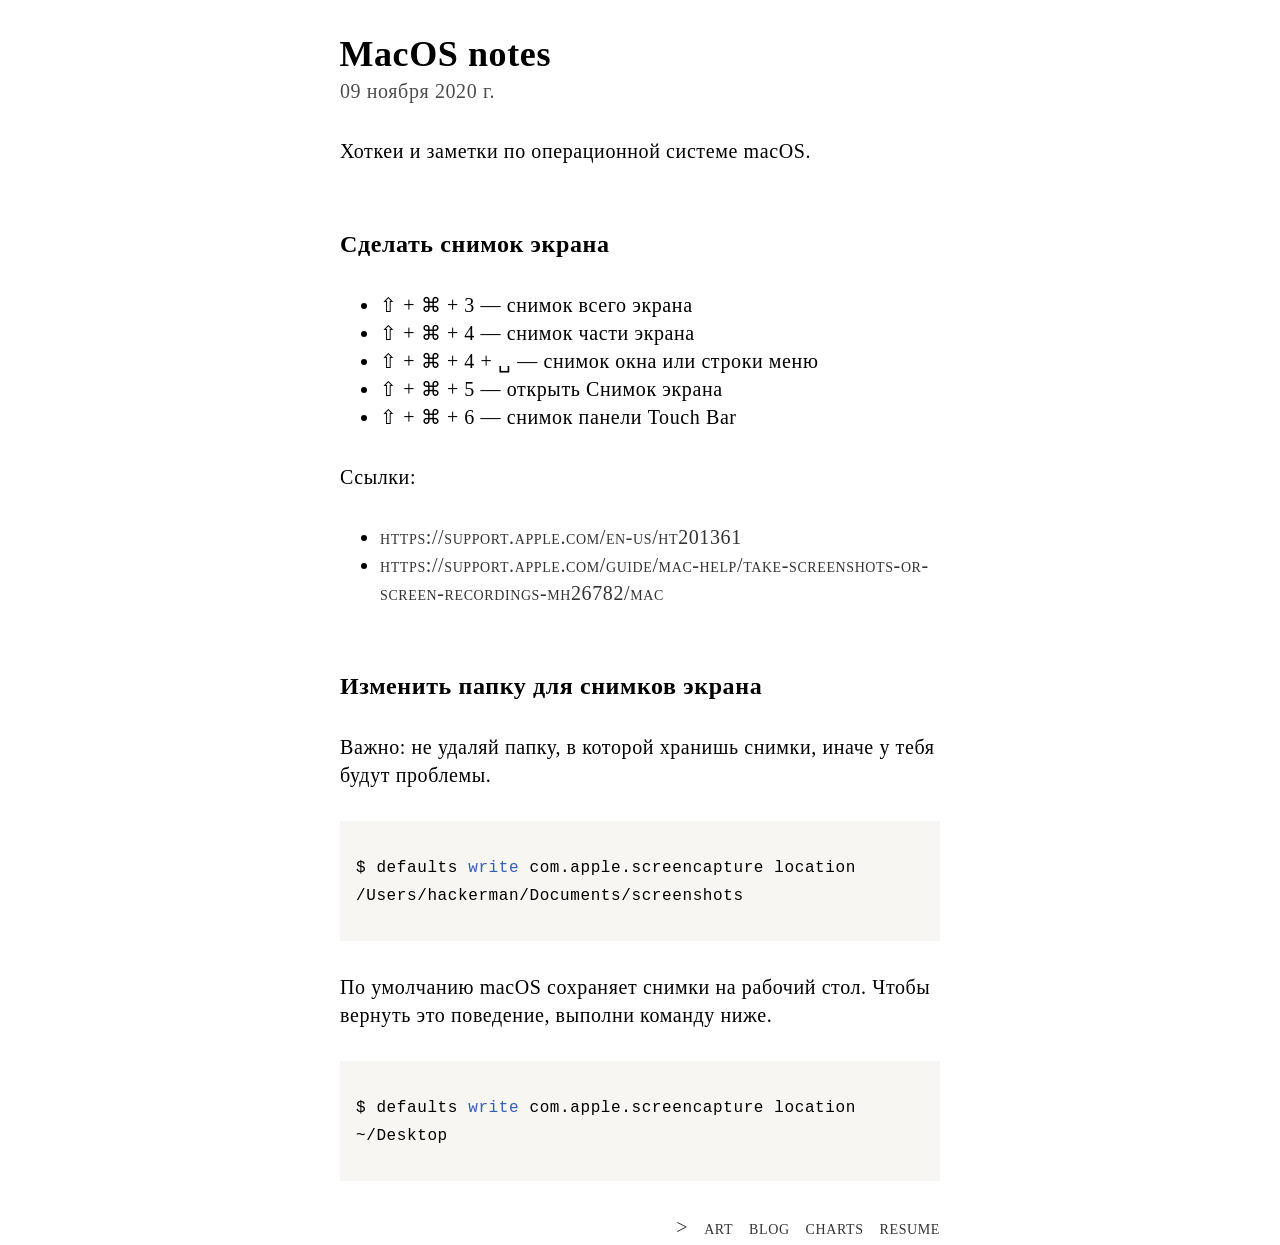
<file: blog/ru/macos-notes/index.html>
<!DOCTYPE html><html lang="ru"><head><meta charSet="utf-8"/><meta name="viewport" content="initial-scale=1.0, width=device-width"/><title>MacOS notes | jsalterego.im</title><link rel="icon" type="image/png" href="/assets/favicon32.png"/><link rel="stylesheet" href="/assets/tachyons.min.css"/><meta property="og:title" content="MacOS notes"/><meta property="og:description" content="Хоткеи и заметки по операционной системе macOS."/><meta property="og:type" content="website"/><meta name="next-head-count" content="8"/><link rel="preload" href="/_next/static/css/29294b8827a05bba8654.css" as="style"/><link rel="stylesheet" href="/_next/static/css/29294b8827a05bba8654.css"/><link rel="preload" href="/_next/static/css/db292c31e7a1c8956392.css" as="style"/><link rel="stylesheet" href="/_next/static/css/db292c31e7a1c8956392.css"/><link rel="preload" href="/_next/static/chunks/main-130f41e81024d683c778.js" as="script"/><link rel="preload" href="/_next/static/chunks/webpack-ccf5ab034a524403276a.js" as="script"/><link rel="preload" href="/_next/static/chunks/framework.f658fb9cd8e6101046a1.js" as="script"/><link rel="preload" href="/_next/static/chunks/commons.d2cb5a06eb408da7ef80.js" as="script"/><link rel="preload" href="/_next/static/chunks/pages/_app-e1a534933ee18a47b596.js" as="script"/><link rel="preload" href="/_next/static/chunks/2bdce759578d4cf2979a037e3d1b42bafa32f951.3b051c874011df4f0e6b.js" as="script"/><link rel="preload" href="/_next/static/chunks/pages/blog/%5Blang%5D/%5Bpost%5D-856a4e96e61836715879.js" as="script"/></head><body class="athelas f4"><div id="__next"><div class="mh4"><h1 class="center f2 lh-title mb0 mt4 measure">MacOS notes</h1><p class="center measure mb4 mt0 black-70">09 ноября 2020 г.</p></div><div class="mh4 markdown_markdown__3ZLwn"><p class="center measure mv4">Хоткеи и заметки по операционной системе macOS.</p>
<h2 class="center f3 lh-title mb2 mt5 measure">Сделать снимок экрана</h2>
<ul class="center measure mv4">
<li>⇧ + ⌘ + 3 — снимок всего экрана</li>
<li>⇧ + ⌘ + 4 — снимок части экрана</li>
<li>⇧ + ⌘ + 4 + ␣ — cнимок окна или строки меню</li>
<li>⇧ + ⌘ + 5 — открыть Снимок экрана</li>
<li>⇧ + ⌘ + 6 — снимок панели Touch Bar</li>
</ul>
<p class="center measure mv4">Ссылки:</p>
<ul class="center measure mv4">
<li><a href="https://support.apple.com/en-us/HT201361" class="no-underline small-caps ttl dim black-80">https://support.apple.com/en-us/HT201361</a></li>
<li><a href="https://support.apple.com/guide/mac-help/take-screenshots-or-screen-recordings-mh26782/mac" class="no-underline small-caps ttl dim black-80">https://support.apple.com/guide/mac-help/take-screenshots-or-screen-recordings-mh26782/mac</a></li>
</ul>
<h2 class="center f3 lh-title mb2 mt5 measure">Изменить папку для снимков экрана</h2>
<p class="center measure mv4">Важно: не удаляй папку, в которой хранишь снимки, иначе у тебя будут проблемы.</p>
<pre><code class="language-shell code f5">$ defaults <span class="token function">write</span> com.apple.screencapture location /Users/hackerman/Documents/screenshots</code></pre>
<p class="center measure mv4">По умолчанию macOS сохраняет снимки на рабочий стол. Чтобы вернуть это поведение, выполни команду ниже.</p>
<pre><code class="language-shell code f5">$ defaults <span class="token function">write</span> com.apple.screencapture location ~/Desktop</code></pre>
</div><div class="mh4"><div class="center measure w-100"><nav class="mv1 tr"><a class="ml3 no-underline small-caps ttl dim black-80" href="/">&gt;</a><a class="ml3 no-underline small-caps ttl dim black-80" href="/art/">art</a><a class="ml3 no-underline small-caps ttl dim black-80" href="/blog/ru/">blog</a><a class="ml3 no-underline small-caps ttl dim black-80" href="/charts/">charts</a><a class="ml3 no-underline small-caps ttl dim black-80" href="/resume/">resume</a></nav></div></div></div><script id="__NEXT_DATA__" type="application/json">{"props":{"pageProps":{"html":"\u003cp class=\"center measure mv4\"\u003eХоткеи и заметки по операционной системе macOS.\u003c/p\u003e\n\u003ch2 class=\"center f3 lh-title mb2 mt5 measure\"\u003eСделать снимок экрана\u003c/h2\u003e\n\u003cul class=\"center measure mv4\"\u003e\n\u003cli\u003e⇧ + ⌘ + 3 — снимок всего экрана\u003c/li\u003e\n\u003cli\u003e⇧ + ⌘ + 4 — снимок части экрана\u003c/li\u003e\n\u003cli\u003e⇧ + ⌘ + 4 + ␣ — cнимок окна или строки меню\u003c/li\u003e\n\u003cli\u003e⇧ + ⌘ + 5 — открыть Снимок экрана\u003c/li\u003e\n\u003cli\u003e⇧ + ⌘ + 6 — снимок панели Touch Bar\u003c/li\u003e\n\u003c/ul\u003e\n\u003cp class=\"center measure mv4\"\u003eСсылки:\u003c/p\u003e\n\u003cul class=\"center measure mv4\"\u003e\n\u003cli\u003e\u003ca href=\"https://support.apple.com/en-us/HT201361\" class=\"no-underline small-caps ttl dim black-80\"\u003ehttps://support.apple.com/en-us/HT201361\u003c/a\u003e\u003c/li\u003e\n\u003cli\u003e\u003ca href=\"https://support.apple.com/guide/mac-help/take-screenshots-or-screen-recordings-mh26782/mac\" class=\"no-underline small-caps ttl dim black-80\"\u003ehttps://support.apple.com/guide/mac-help/take-screenshots-or-screen-recordings-mh26782/mac\u003c/a\u003e\u003c/li\u003e\n\u003c/ul\u003e\n\u003ch2 class=\"center f3 lh-title mb2 mt5 measure\"\u003eИзменить папку для снимков экрана\u003c/h2\u003e\n\u003cp class=\"center measure mv4\"\u003eВажно: не удаляй папку, в которой хранишь снимки, иначе у тебя будут проблемы.\u003c/p\u003e\n\u003cpre\u003e\u003ccode class=\"language-shell code f5\"\u003e$ defaults \u003cspan class=\"token function\"\u003ewrite\u003c/span\u003e com.apple.screencapture location /Users/hackerman/Documents/screenshots\u003c/code\u003e\u003c/pre\u003e\n\u003cp class=\"center measure mv4\"\u003eПо умолчанию macOS сохраняет снимки на рабочий стол. Чтобы вернуть это поведение, выполни команду ниже.\u003c/p\u003e\n\u003cpre\u003e\u003ccode class=\"language-shell code f5\"\u003e$ defaults \u003cspan class=\"token function\"\u003ewrite\u003c/span\u003e com.apple.screencapture location ~/Desktop\u003c/code\u003e\u003c/pre\u003e\n","lang":"ru","langs":["ru"],"date":"09 ноября 2020 г.","openGraph":{"title":"MacOS notes","description":"Хоткеи и заметки по операционной системе macOS."},"title":"MacOS notes"},"__N_SSG":true},"page":"/blog/[lang]/[post]","query":{"lang":"ru","post":"macos-notes"},"buildId":"S-fUhCu22sZXDt8RfuC43","nextExport":false,"isFallback":false,"gsp":true}</script><script nomodule="" src="/_next/static/chunks/polyfills-5bf59b93ae7857d78ad5.js"></script><script src="/_next/static/chunks/main-130f41e81024d683c778.js" async=""></script><script src="/_next/static/chunks/webpack-ccf5ab034a524403276a.js" async=""></script><script src="/_next/static/chunks/framework.f658fb9cd8e6101046a1.js" async=""></script><script src="/_next/static/chunks/commons.d2cb5a06eb408da7ef80.js" async=""></script><script src="/_next/static/chunks/pages/_app-e1a534933ee18a47b596.js" async=""></script><script src="/_next/static/chunks/2bdce759578d4cf2979a037e3d1b42bafa32f951.3b051c874011df4f0e6b.js" async=""></script><script src="/_next/static/chunks/pages/blog/%5Blang%5D/%5Bpost%5D-856a4e96e61836715879.js" async=""></script><script src="/_next/static/S-fUhCu22sZXDt8RfuC43/_buildManifest.js" async=""></script><script src="/_next/static/S-fUhCu22sZXDt8RfuC43/_ssgManifest.js" async=""></script><script src="https://www.googletagmanager.com/gtag/js?id=UA-148130919-1"></script><script>window.dataLayer = window.dataLayer || [];function gtag(){dataLayer.push(arguments);}gtag('js', new Date());gtag('config', 'UA-148130919-1');</script></body></html>
</file>
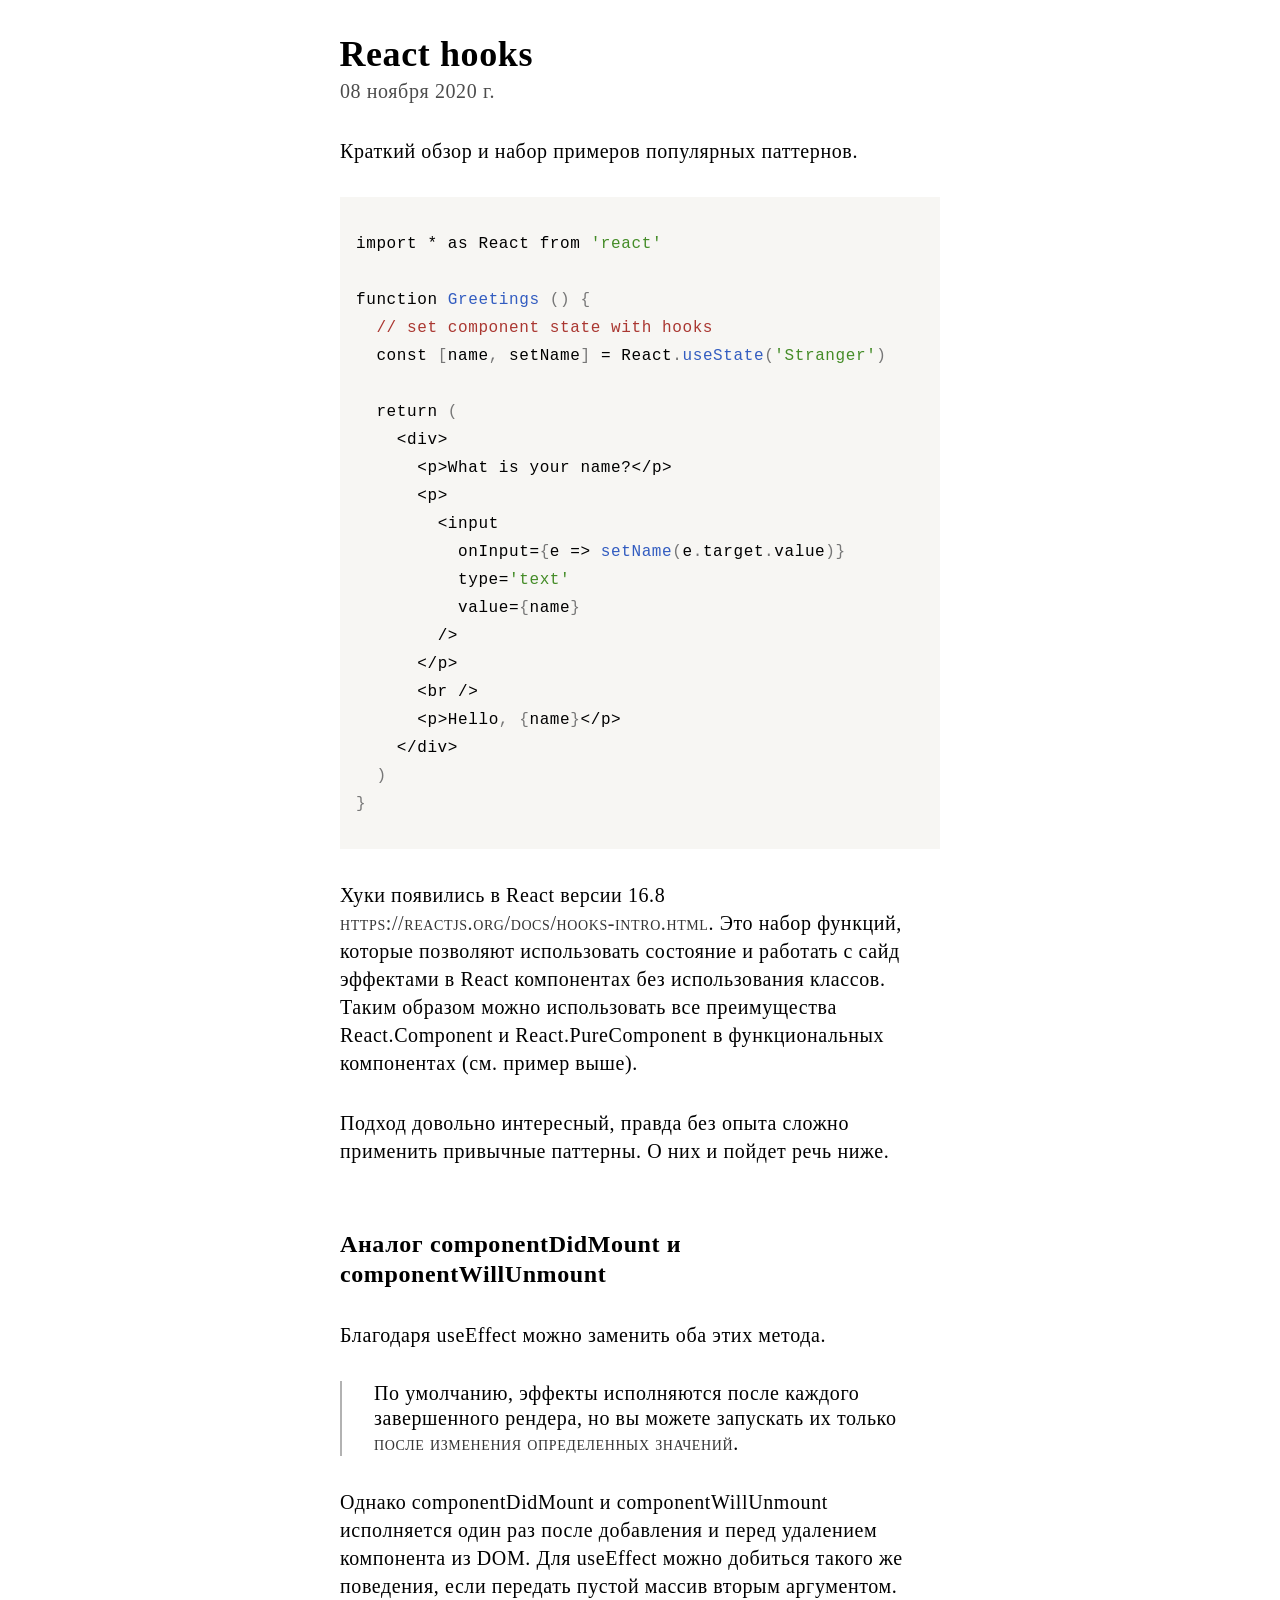
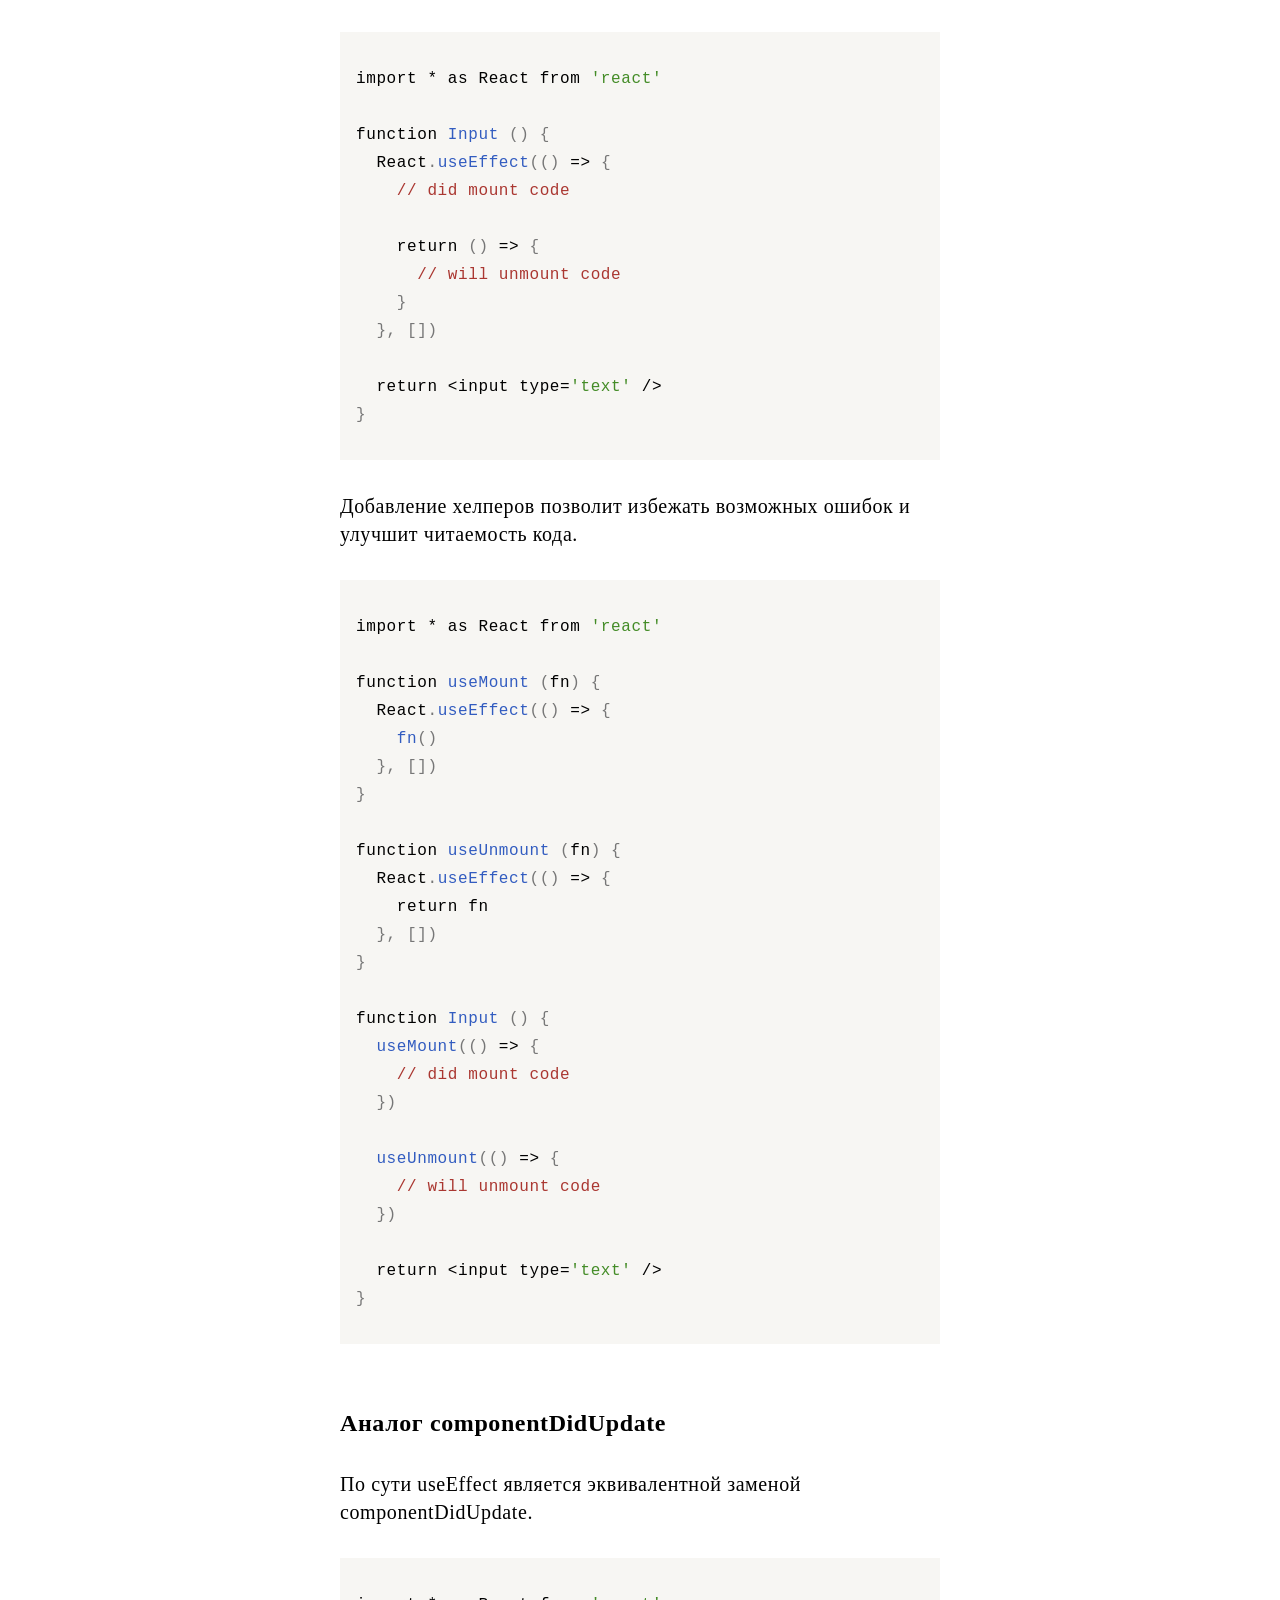
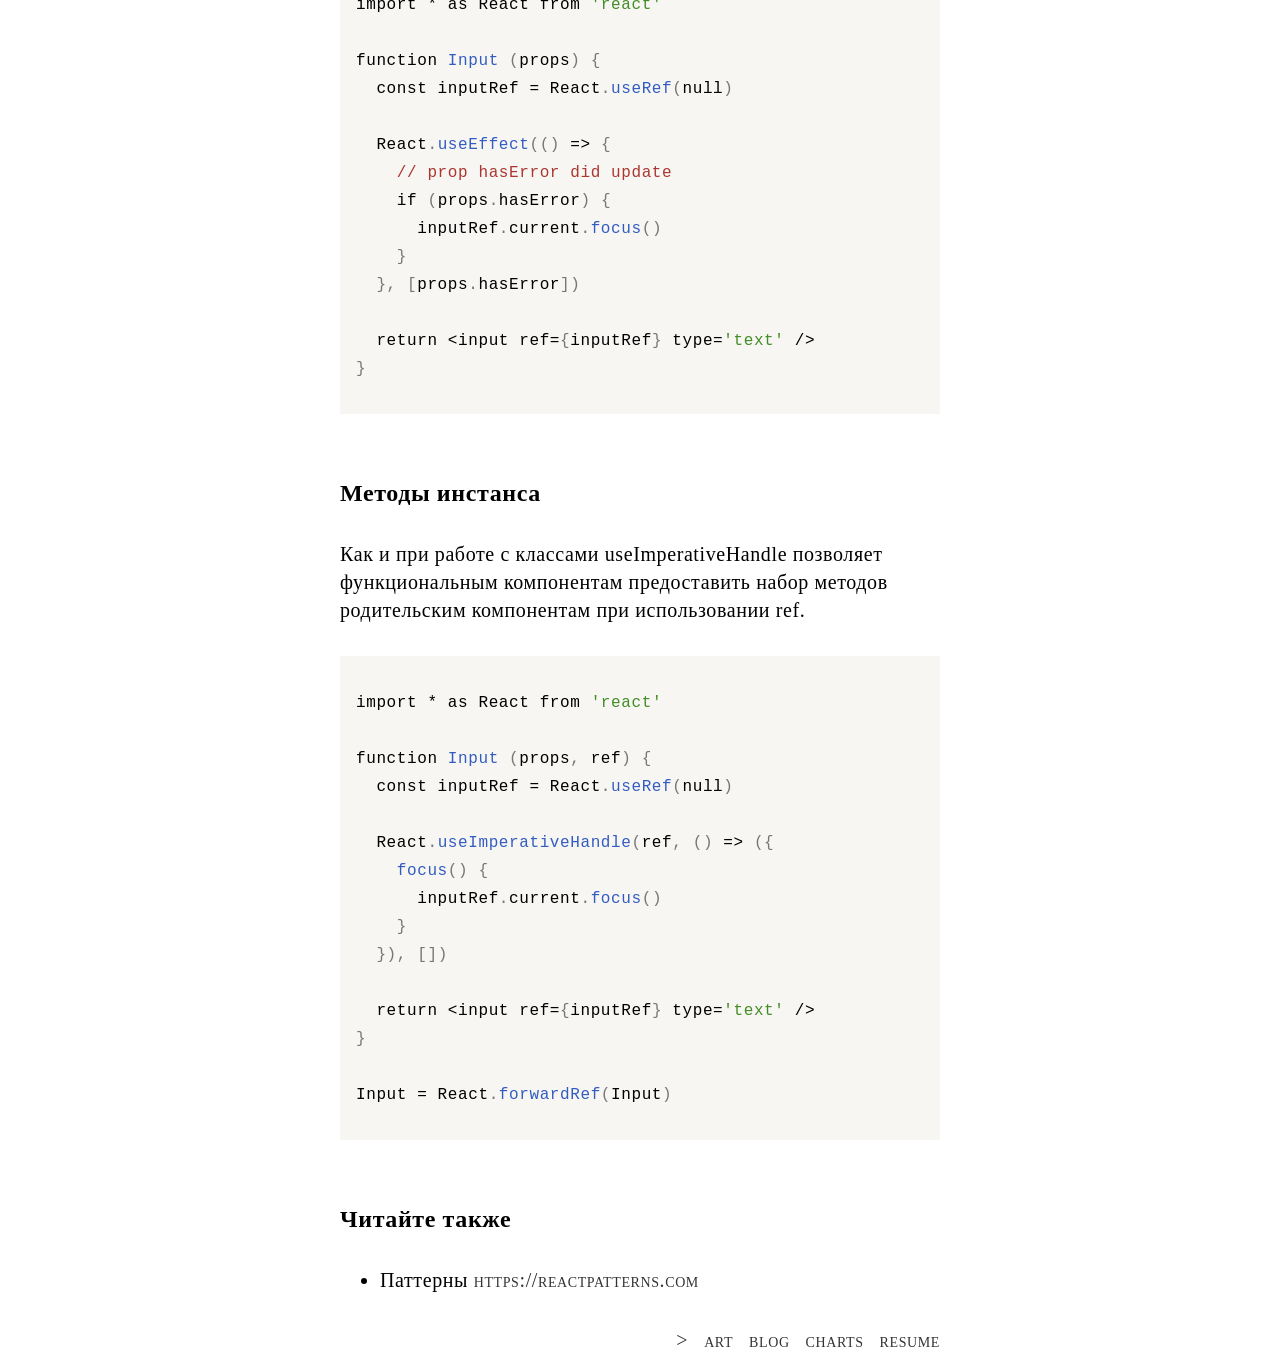
<file: blog/ru/react-hooks/index.html>
<!DOCTYPE html><html lang="ru"><head><meta charSet="utf-8"/><meta name="viewport" content="initial-scale=1.0, width=device-width"/><title>React hooks | jsalterego.im</title><link rel="icon" type="image/png" href="/assets/favicon32.png"/><link rel="stylesheet" href="/assets/tachyons.min.css"/><meta property="og:title" content="React hooks"/><meta property="og:description" content="Краткий обзор и набор примеров популярных паттернов."/><meta property="og:type" content="website"/><meta name="next-head-count" content="8"/><link rel="preload" href="/_next/static/css/29294b8827a05bba8654.css" as="style"/><link rel="stylesheet" href="/_next/static/css/29294b8827a05bba8654.css"/><link rel="preload" href="/_next/static/css/db292c31e7a1c8956392.css" as="style"/><link rel="stylesheet" href="/_next/static/css/db292c31e7a1c8956392.css"/><link rel="preload" href="/_next/static/chunks/main-130f41e81024d683c778.js" as="script"/><link rel="preload" href="/_next/static/chunks/webpack-ccf5ab034a524403276a.js" as="script"/><link rel="preload" href="/_next/static/chunks/framework.f658fb9cd8e6101046a1.js" as="script"/><link rel="preload" href="/_next/static/chunks/commons.d2cb5a06eb408da7ef80.js" as="script"/><link rel="preload" href="/_next/static/chunks/pages/_app-e1a534933ee18a47b596.js" as="script"/><link rel="preload" href="/_next/static/chunks/2bdce759578d4cf2979a037e3d1b42bafa32f951.3b051c874011df4f0e6b.js" as="script"/><link rel="preload" href="/_next/static/chunks/pages/blog/%5Blang%5D/%5Bpost%5D-856a4e96e61836715879.js" as="script"/></head><body class="athelas f4"><div id="__next"><div class="mh4"><h1 class="center f2 lh-title mb0 mt4 measure">React hooks</h1><p class="center measure mb4 mt0 black-70">08 ноября 2020 г.</p></div><div class="mh4 markdown_markdown__3ZLwn"><p class="center measure mv4">Краткий обзор и набор примеров популярных паттернов.</p>
<pre><code class="language-js code f5"><span class="token keyword">import</span> <span class="token operator">*</span> <span class="token keyword">as</span> React <span class="token keyword">from</span> <span class="token string">'react'</span>

<span class="token keyword">function</span> <span class="token function">Greetings</span> <span class="token punctuation">(</span><span class="token punctuation">)</span> <span class="token punctuation">{</span>
  <span class="token comment">// set component state with hooks</span>
  <span class="token keyword">const</span> <span class="token punctuation">[</span>name<span class="token punctuation">,</span> setName<span class="token punctuation">]</span> <span class="token operator">=</span> React<span class="token punctuation">.</span><span class="token function">useState</span><span class="token punctuation">(</span><span class="token string">'Stranger'</span><span class="token punctuation">)</span>

  <span class="token keyword">return</span> <span class="token punctuation">(</span>
    <span class="token operator">&lt;</span>div<span class="token operator">></span>
      <span class="token operator">&lt;</span>p<span class="token operator">></span>What is your name<span class="token operator">?</span><span class="token operator">&lt;</span><span class="token operator">/</span>p<span class="token operator">></span>
      <span class="token operator">&lt;</span>p<span class="token operator">></span>
        <span class="token operator">&lt;</span>input
          onInput<span class="token operator">=</span><span class="token punctuation">{</span><span class="token parameter">e</span> <span class="token operator">=></span> <span class="token function">setName</span><span class="token punctuation">(</span>e<span class="token punctuation">.</span>target<span class="token punctuation">.</span>value<span class="token punctuation">)</span><span class="token punctuation">}</span>
          type<span class="token operator">=</span><span class="token string">'text'</span>
          value<span class="token operator">=</span><span class="token punctuation">{</span>name<span class="token punctuation">}</span>
        <span class="token operator">/</span><span class="token operator">></span>
      <span class="token operator">&lt;</span><span class="token operator">/</span>p<span class="token operator">></span>
      <span class="token operator">&lt;</span>br <span class="token operator">/</span><span class="token operator">></span>
      <span class="token operator">&lt;</span>p<span class="token operator">></span>Hello<span class="token punctuation">,</span> <span class="token punctuation">{</span>name<span class="token punctuation">}</span><span class="token operator">&lt;</span><span class="token operator">/</span>p<span class="token operator">></span>
    <span class="token operator">&lt;</span><span class="token operator">/</span>div<span class="token operator">></span>
  <span class="token punctuation">)</span>
<span class="token punctuation">}</span></code></pre>
<p class="center measure mv4">Хуки появились в React версии 16.8 <a href="https://reactjs.org/docs/hooks-intro.html" class="no-underline small-caps ttl dim black-80">https://reactjs.org/docs/hooks-intro.html</a>. Это набор функций, которые позволяют использовать состояние и работать с сайд эффектами в React компонентах без использования классов.  Таким образом можно использовать все преимущества React.Component и React.PureComponent в функциональных компонентах (см. пример выше).</p>
<p class="center measure mv4">Подход довольно интересный, правда без опыта сложно применить привычные паттерны. О них и пойдет речь ниже.</p>
<h2 class="center f3 lh-title mb2 mt5 measure">Аналог componentDidMount и componentWillUnmount</h2>
<p class="center measure mv4">Благодаря useEffect можно заменить оба этих метода.</p>
<blockquote class="center measure ph4 bl bw1 b--black-30 lh-title">
<p class="center measure mv4">По умолчанию, эффекты исполняются после каждого завершенного рендера, но вы можете запускать их только <a href="https://reactjs.org/docs/hooks-reference.html#conditionally-firing-an-effect" class="no-underline small-caps ttl dim black-80">после изменения определенных значений</a>.</p>
</blockquote>
<p class="center measure mv4">Однако componentDidMount и componentWillUnmount исполняется один раз после добавления и перед удалением компонента из DOM. Для useEffect можно добиться такого же поведения, если передать пустой массив вторым аргументом.</p>
<pre><code class="language-js code f5"><span class="token keyword">import</span> <span class="token operator">*</span> <span class="token keyword">as</span> React <span class="token keyword">from</span> <span class="token string">'react'</span>

<span class="token keyword">function</span> <span class="token function">Input</span> <span class="token punctuation">(</span><span class="token punctuation">)</span> <span class="token punctuation">{</span>
  React<span class="token punctuation">.</span><span class="token function">useEffect</span><span class="token punctuation">(</span><span class="token punctuation">(</span><span class="token punctuation">)</span> <span class="token operator">=></span> <span class="token punctuation">{</span>
    <span class="token comment">// did mount code</span>

    <span class="token keyword">return</span> <span class="token punctuation">(</span><span class="token punctuation">)</span> <span class="token operator">=></span> <span class="token punctuation">{</span>
      <span class="token comment">// will unmount code</span>
    <span class="token punctuation">}</span>
  <span class="token punctuation">}</span><span class="token punctuation">,</span> <span class="token punctuation">[</span><span class="token punctuation">]</span><span class="token punctuation">)</span>

  <span class="token keyword">return</span> <span class="token operator">&lt;</span>input type<span class="token operator">=</span><span class="token string">'text'</span> <span class="token operator">/</span><span class="token operator">></span>
<span class="token punctuation">}</span></code></pre>
<p class="center measure mv4">Добавление хелперов позволит избежать возможных ошибок и улучшит читаемость кода.</p>
<pre><code class="language-js code f5"><span class="token keyword">import</span> <span class="token operator">*</span> <span class="token keyword">as</span> React <span class="token keyword">from</span> <span class="token string">'react'</span>

<span class="token keyword">function</span> <span class="token function">useMount</span> <span class="token punctuation">(</span><span class="token parameter">fn</span><span class="token punctuation">)</span> <span class="token punctuation">{</span>
  React<span class="token punctuation">.</span><span class="token function">useEffect</span><span class="token punctuation">(</span><span class="token punctuation">(</span><span class="token punctuation">)</span> <span class="token operator">=></span> <span class="token punctuation">{</span>
    <span class="token function">fn</span><span class="token punctuation">(</span><span class="token punctuation">)</span>
  <span class="token punctuation">}</span><span class="token punctuation">,</span> <span class="token punctuation">[</span><span class="token punctuation">]</span><span class="token punctuation">)</span>
<span class="token punctuation">}</span>

<span class="token keyword">function</span> <span class="token function">useUnmount</span> <span class="token punctuation">(</span><span class="token parameter">fn</span><span class="token punctuation">)</span> <span class="token punctuation">{</span>
  React<span class="token punctuation">.</span><span class="token function">useEffect</span><span class="token punctuation">(</span><span class="token punctuation">(</span><span class="token punctuation">)</span> <span class="token operator">=></span> <span class="token punctuation">{</span>
    <span class="token keyword">return</span> fn
  <span class="token punctuation">}</span><span class="token punctuation">,</span> <span class="token punctuation">[</span><span class="token punctuation">]</span><span class="token punctuation">)</span>
<span class="token punctuation">}</span>

<span class="token keyword">function</span> <span class="token function">Input</span> <span class="token punctuation">(</span><span class="token punctuation">)</span> <span class="token punctuation">{</span>
  <span class="token function">useMount</span><span class="token punctuation">(</span><span class="token punctuation">(</span><span class="token punctuation">)</span> <span class="token operator">=></span> <span class="token punctuation">{</span>
    <span class="token comment">// did mount code</span>
  <span class="token punctuation">}</span><span class="token punctuation">)</span>

  <span class="token function">useUnmount</span><span class="token punctuation">(</span><span class="token punctuation">(</span><span class="token punctuation">)</span> <span class="token operator">=></span> <span class="token punctuation">{</span>
    <span class="token comment">// will unmount code</span>
  <span class="token punctuation">}</span><span class="token punctuation">)</span>

  <span class="token keyword">return</span> <span class="token operator">&lt;</span>input type<span class="token operator">=</span><span class="token string">'text'</span> <span class="token operator">/</span><span class="token operator">></span>
<span class="token punctuation">}</span></code></pre>
<h2 class="center f3 lh-title mb2 mt5 measure">Аналог componentDidUpdate</h2>
<p class="center measure mv4">По сути useEffect является эквивалентной заменой componentDidUpdate.</p>
<pre><code class="language-js code f5"><span class="token keyword">import</span> <span class="token operator">*</span> <span class="token keyword">as</span> React <span class="token keyword">from</span> <span class="token string">'react'</span>

<span class="token keyword">function</span> <span class="token function">Input</span> <span class="token punctuation">(</span><span class="token parameter">props</span><span class="token punctuation">)</span> <span class="token punctuation">{</span>
  <span class="token keyword">const</span> inputRef <span class="token operator">=</span> React<span class="token punctuation">.</span><span class="token function">useRef</span><span class="token punctuation">(</span><span class="token keyword">null</span><span class="token punctuation">)</span>

  React<span class="token punctuation">.</span><span class="token function">useEffect</span><span class="token punctuation">(</span><span class="token punctuation">(</span><span class="token punctuation">)</span> <span class="token operator">=></span> <span class="token punctuation">{</span>
    <span class="token comment">// prop hasError did update</span>
    <span class="token keyword">if</span> <span class="token punctuation">(</span>props<span class="token punctuation">.</span>hasError<span class="token punctuation">)</span> <span class="token punctuation">{</span>
      inputRef<span class="token punctuation">.</span>current<span class="token punctuation">.</span><span class="token function">focus</span><span class="token punctuation">(</span><span class="token punctuation">)</span>
    <span class="token punctuation">}</span>
  <span class="token punctuation">}</span><span class="token punctuation">,</span> <span class="token punctuation">[</span>props<span class="token punctuation">.</span>hasError<span class="token punctuation">]</span><span class="token punctuation">)</span>

  <span class="token keyword">return</span> <span class="token operator">&lt;</span>input ref<span class="token operator">=</span><span class="token punctuation">{</span>inputRef<span class="token punctuation">}</span> type<span class="token operator">=</span><span class="token string">'text'</span> <span class="token operator">/</span><span class="token operator">></span>
<span class="token punctuation">}</span></code></pre>
<h2 class="center f3 lh-title mb2 mt5 measure">Методы инстанса</h2>
<p class="center measure mv4">Как и при работе с классами useImperativeHandle позволяет функциональным компонентам предоставить набор методов родительским компонентам при использовании ref.</p>
<pre><code class="language-js code f5"><span class="token keyword">import</span> <span class="token operator">*</span> <span class="token keyword">as</span> React <span class="token keyword">from</span> <span class="token string">'react'</span>

<span class="token keyword">function</span> <span class="token function">Input</span> <span class="token punctuation">(</span><span class="token parameter">props<span class="token punctuation">,</span> ref</span><span class="token punctuation">)</span> <span class="token punctuation">{</span>
  <span class="token keyword">const</span> inputRef <span class="token operator">=</span> React<span class="token punctuation">.</span><span class="token function">useRef</span><span class="token punctuation">(</span><span class="token keyword">null</span><span class="token punctuation">)</span>

  React<span class="token punctuation">.</span><span class="token function">useImperativeHandle</span><span class="token punctuation">(</span>ref<span class="token punctuation">,</span> <span class="token punctuation">(</span><span class="token punctuation">)</span> <span class="token operator">=></span> <span class="token punctuation">(</span><span class="token punctuation">{</span>
    <span class="token function">focus</span><span class="token punctuation">(</span><span class="token punctuation">)</span> <span class="token punctuation">{</span>
      inputRef<span class="token punctuation">.</span>current<span class="token punctuation">.</span><span class="token function">focus</span><span class="token punctuation">(</span><span class="token punctuation">)</span>
    <span class="token punctuation">}</span>
  <span class="token punctuation">}</span><span class="token punctuation">)</span><span class="token punctuation">,</span> <span class="token punctuation">[</span><span class="token punctuation">]</span><span class="token punctuation">)</span>

  <span class="token keyword">return</span> <span class="token operator">&lt;</span>input ref<span class="token operator">=</span><span class="token punctuation">{</span>inputRef<span class="token punctuation">}</span> type<span class="token operator">=</span><span class="token string">'text'</span> <span class="token operator">/</span><span class="token operator">></span>
<span class="token punctuation">}</span>

Input <span class="token operator">=</span> React<span class="token punctuation">.</span><span class="token function">forwardRef</span><span class="token punctuation">(</span>Input<span class="token punctuation">)</span></code></pre>
<h2 class="center f3 lh-title mb2 mt5 measure">Читайте также</h2>
<ul class="center measure mv4">
<li>Паттерны <a href="https://reactpatterns.com" class="no-underline small-caps ttl dim black-80">https://reactpatterns.com</a></li>
</ul>
</div><div class="mh4"><div class="center measure w-100"><nav class="mv1 tr"><a class="ml3 no-underline small-caps ttl dim black-80" href="/">&gt;</a><a class="ml3 no-underline small-caps ttl dim black-80" href="/art/">art</a><a class="ml3 no-underline small-caps ttl dim black-80" href="/blog/ru/">blog</a><a class="ml3 no-underline small-caps ttl dim black-80" href="/charts/">charts</a><a class="ml3 no-underline small-caps ttl dim black-80" href="/resume/">resume</a></nav></div></div></div><script id="__NEXT_DATA__" type="application/json">{"props":{"pageProps":{"html":"\u003cp class=\"center measure mv4\"\u003eКраткий обзор и набор примеров популярных паттернов.\u003c/p\u003e\n\u003cpre\u003e\u003ccode class=\"language-js code f5\"\u003e\u003cspan class=\"token keyword\"\u003eimport\u003c/span\u003e \u003cspan class=\"token operator\"\u003e*\u003c/span\u003e \u003cspan class=\"token keyword\"\u003eas\u003c/span\u003e React \u003cspan class=\"token keyword\"\u003efrom\u003c/span\u003e \u003cspan class=\"token string\"\u003e'react'\u003c/span\u003e\n\n\u003cspan class=\"token keyword\"\u003efunction\u003c/span\u003e \u003cspan class=\"token function\"\u003eGreetings\u003c/span\u003e \u003cspan class=\"token punctuation\"\u003e(\u003c/span\u003e\u003cspan class=\"token punctuation\"\u003e)\u003c/span\u003e \u003cspan class=\"token punctuation\"\u003e{\u003c/span\u003e\n  \u003cspan class=\"token comment\"\u003e// set component state with hooks\u003c/span\u003e\n  \u003cspan class=\"token keyword\"\u003econst\u003c/span\u003e \u003cspan class=\"token punctuation\"\u003e[\u003c/span\u003ename\u003cspan class=\"token punctuation\"\u003e,\u003c/span\u003e setName\u003cspan class=\"token punctuation\"\u003e]\u003c/span\u003e \u003cspan class=\"token operator\"\u003e=\u003c/span\u003e React\u003cspan class=\"token punctuation\"\u003e.\u003c/span\u003e\u003cspan class=\"token function\"\u003euseState\u003c/span\u003e\u003cspan class=\"token punctuation\"\u003e(\u003c/span\u003e\u003cspan class=\"token string\"\u003e'Stranger'\u003c/span\u003e\u003cspan class=\"token punctuation\"\u003e)\u003c/span\u003e\n\n  \u003cspan class=\"token keyword\"\u003ereturn\u003c/span\u003e \u003cspan class=\"token punctuation\"\u003e(\u003c/span\u003e\n    \u003cspan class=\"token operator\"\u003e\u0026lt;\u003c/span\u003ediv\u003cspan class=\"token operator\"\u003e\u003e\u003c/span\u003e\n      \u003cspan class=\"token operator\"\u003e\u0026lt;\u003c/span\u003ep\u003cspan class=\"token operator\"\u003e\u003e\u003c/span\u003eWhat is your name\u003cspan class=\"token operator\"\u003e?\u003c/span\u003e\u003cspan class=\"token operator\"\u003e\u0026lt;\u003c/span\u003e\u003cspan class=\"token operator\"\u003e/\u003c/span\u003ep\u003cspan class=\"token operator\"\u003e\u003e\u003c/span\u003e\n      \u003cspan class=\"token operator\"\u003e\u0026lt;\u003c/span\u003ep\u003cspan class=\"token operator\"\u003e\u003e\u003c/span\u003e\n        \u003cspan class=\"token operator\"\u003e\u0026lt;\u003c/span\u003einput\n          onInput\u003cspan class=\"token operator\"\u003e=\u003c/span\u003e\u003cspan class=\"token punctuation\"\u003e{\u003c/span\u003e\u003cspan class=\"token parameter\"\u003ee\u003c/span\u003e \u003cspan class=\"token operator\"\u003e=\u003e\u003c/span\u003e \u003cspan class=\"token function\"\u003esetName\u003c/span\u003e\u003cspan class=\"token punctuation\"\u003e(\u003c/span\u003ee\u003cspan class=\"token punctuation\"\u003e.\u003c/span\u003etarget\u003cspan class=\"token punctuation\"\u003e.\u003c/span\u003evalue\u003cspan class=\"token punctuation\"\u003e)\u003c/span\u003e\u003cspan class=\"token punctuation\"\u003e}\u003c/span\u003e\n          type\u003cspan class=\"token operator\"\u003e=\u003c/span\u003e\u003cspan class=\"token string\"\u003e'text'\u003c/span\u003e\n          value\u003cspan class=\"token operator\"\u003e=\u003c/span\u003e\u003cspan class=\"token punctuation\"\u003e{\u003c/span\u003ename\u003cspan class=\"token punctuation\"\u003e}\u003c/span\u003e\n        \u003cspan class=\"token operator\"\u003e/\u003c/span\u003e\u003cspan class=\"token operator\"\u003e\u003e\u003c/span\u003e\n      \u003cspan class=\"token operator\"\u003e\u0026lt;\u003c/span\u003e\u003cspan class=\"token operator\"\u003e/\u003c/span\u003ep\u003cspan class=\"token operator\"\u003e\u003e\u003c/span\u003e\n      \u003cspan class=\"token operator\"\u003e\u0026lt;\u003c/span\u003ebr \u003cspan class=\"token operator\"\u003e/\u003c/span\u003e\u003cspan class=\"token operator\"\u003e\u003e\u003c/span\u003e\n      \u003cspan class=\"token operator\"\u003e\u0026lt;\u003c/span\u003ep\u003cspan class=\"token operator\"\u003e\u003e\u003c/span\u003eHello\u003cspan class=\"token punctuation\"\u003e,\u003c/span\u003e \u003cspan class=\"token punctuation\"\u003e{\u003c/span\u003ename\u003cspan class=\"token punctuation\"\u003e}\u003c/span\u003e\u003cspan class=\"token operator\"\u003e\u0026lt;\u003c/span\u003e\u003cspan class=\"token operator\"\u003e/\u003c/span\u003ep\u003cspan class=\"token operator\"\u003e\u003e\u003c/span\u003e\n    \u003cspan class=\"token operator\"\u003e\u0026lt;\u003c/span\u003e\u003cspan class=\"token operator\"\u003e/\u003c/span\u003ediv\u003cspan class=\"token operator\"\u003e\u003e\u003c/span\u003e\n  \u003cspan class=\"token punctuation\"\u003e)\u003c/span\u003e\n\u003cspan class=\"token punctuation\"\u003e}\u003c/span\u003e\u003c/code\u003e\u003c/pre\u003e\n\u003cp class=\"center measure mv4\"\u003eХуки появились в React версии 16.8 \u003ca href=\"https://reactjs.org/docs/hooks-intro.html\" class=\"no-underline small-caps ttl dim black-80\"\u003ehttps://reactjs.org/docs/hooks-intro.html\u003c/a\u003e. Это набор функций, которые позволяют использовать состояние и работать с сайд эффектами в React компонентах без использования классов.  Таким образом можно использовать все преимущества React.Component и React.PureComponent в функциональных компонентах (см. пример выше).\u003c/p\u003e\n\u003cp class=\"center measure mv4\"\u003eПодход довольно интересный, правда без опыта сложно применить привычные паттерны. О них и пойдет речь ниже.\u003c/p\u003e\n\u003ch2 class=\"center f3 lh-title mb2 mt5 measure\"\u003eАналог componentDidMount и componentWillUnmount\u003c/h2\u003e\n\u003cp class=\"center measure mv4\"\u003eБлагодаря useEffect можно заменить оба этих метода.\u003c/p\u003e\n\u003cblockquote class=\"center measure ph4 bl bw1 b--black-30 lh-title\"\u003e\n\u003cp class=\"center measure mv4\"\u003eПо умолчанию, эффекты исполняются после каждого завершенного рендера, но вы можете запускать их только \u003ca href=\"https://reactjs.org/docs/hooks-reference.html#conditionally-firing-an-effect\" class=\"no-underline small-caps ttl dim black-80\"\u003eпосле изменения определенных значений\u003c/a\u003e.\u003c/p\u003e\n\u003c/blockquote\u003e\n\u003cp class=\"center measure mv4\"\u003eОднако componentDidMount и componentWillUnmount исполняется один раз после добавления и перед удалением компонента из DOM. Для useEffect можно добиться такого же поведения, если передать пустой массив вторым аргументом.\u003c/p\u003e\n\u003cpre\u003e\u003ccode class=\"language-js code f5\"\u003e\u003cspan class=\"token keyword\"\u003eimport\u003c/span\u003e \u003cspan class=\"token operator\"\u003e*\u003c/span\u003e \u003cspan class=\"token keyword\"\u003eas\u003c/span\u003e React \u003cspan class=\"token keyword\"\u003efrom\u003c/span\u003e \u003cspan class=\"token string\"\u003e'react'\u003c/span\u003e\n\n\u003cspan class=\"token keyword\"\u003efunction\u003c/span\u003e \u003cspan class=\"token function\"\u003eInput\u003c/span\u003e \u003cspan class=\"token punctuation\"\u003e(\u003c/span\u003e\u003cspan class=\"token punctuation\"\u003e)\u003c/span\u003e \u003cspan class=\"token punctuation\"\u003e{\u003c/span\u003e\n  React\u003cspan class=\"token punctuation\"\u003e.\u003c/span\u003e\u003cspan class=\"token function\"\u003euseEffect\u003c/span\u003e\u003cspan class=\"token punctuation\"\u003e(\u003c/span\u003e\u003cspan class=\"token punctuation\"\u003e(\u003c/span\u003e\u003cspan class=\"token punctuation\"\u003e)\u003c/span\u003e \u003cspan class=\"token operator\"\u003e=\u003e\u003c/span\u003e \u003cspan class=\"token punctuation\"\u003e{\u003c/span\u003e\n    \u003cspan class=\"token comment\"\u003e// did mount code\u003c/span\u003e\n\n    \u003cspan class=\"token keyword\"\u003ereturn\u003c/span\u003e \u003cspan class=\"token punctuation\"\u003e(\u003c/span\u003e\u003cspan class=\"token punctuation\"\u003e)\u003c/span\u003e \u003cspan class=\"token operator\"\u003e=\u003e\u003c/span\u003e \u003cspan class=\"token punctuation\"\u003e{\u003c/span\u003e\n      \u003cspan class=\"token comment\"\u003e// will unmount code\u003c/span\u003e\n    \u003cspan class=\"token punctuation\"\u003e}\u003c/span\u003e\n  \u003cspan class=\"token punctuation\"\u003e}\u003c/span\u003e\u003cspan class=\"token punctuation\"\u003e,\u003c/span\u003e \u003cspan class=\"token punctuation\"\u003e[\u003c/span\u003e\u003cspan class=\"token punctuation\"\u003e]\u003c/span\u003e\u003cspan class=\"token punctuation\"\u003e)\u003c/span\u003e\n\n  \u003cspan class=\"token keyword\"\u003ereturn\u003c/span\u003e \u003cspan class=\"token operator\"\u003e\u0026lt;\u003c/span\u003einput type\u003cspan class=\"token operator\"\u003e=\u003c/span\u003e\u003cspan class=\"token string\"\u003e'text'\u003c/span\u003e \u003cspan class=\"token operator\"\u003e/\u003c/span\u003e\u003cspan class=\"token operator\"\u003e\u003e\u003c/span\u003e\n\u003cspan class=\"token punctuation\"\u003e}\u003c/span\u003e\u003c/code\u003e\u003c/pre\u003e\n\u003cp class=\"center measure mv4\"\u003eДобавление хелперов позволит избежать возможных ошибок и улучшит читаемость кода.\u003c/p\u003e\n\u003cpre\u003e\u003ccode class=\"language-js code f5\"\u003e\u003cspan class=\"token keyword\"\u003eimport\u003c/span\u003e \u003cspan class=\"token operator\"\u003e*\u003c/span\u003e \u003cspan class=\"token keyword\"\u003eas\u003c/span\u003e React \u003cspan class=\"token keyword\"\u003efrom\u003c/span\u003e \u003cspan class=\"token string\"\u003e'react'\u003c/span\u003e\n\n\u003cspan class=\"token keyword\"\u003efunction\u003c/span\u003e \u003cspan class=\"token function\"\u003euseMount\u003c/span\u003e \u003cspan class=\"token punctuation\"\u003e(\u003c/span\u003e\u003cspan class=\"token parameter\"\u003efn\u003c/span\u003e\u003cspan class=\"token punctuation\"\u003e)\u003c/span\u003e \u003cspan class=\"token punctuation\"\u003e{\u003c/span\u003e\n  React\u003cspan class=\"token punctuation\"\u003e.\u003c/span\u003e\u003cspan class=\"token function\"\u003euseEffect\u003c/span\u003e\u003cspan class=\"token punctuation\"\u003e(\u003c/span\u003e\u003cspan class=\"token punctuation\"\u003e(\u003c/span\u003e\u003cspan class=\"token punctuation\"\u003e)\u003c/span\u003e \u003cspan class=\"token operator\"\u003e=\u003e\u003c/span\u003e \u003cspan class=\"token punctuation\"\u003e{\u003c/span\u003e\n    \u003cspan class=\"token function\"\u003efn\u003c/span\u003e\u003cspan class=\"token punctuation\"\u003e(\u003c/span\u003e\u003cspan class=\"token punctuation\"\u003e)\u003c/span\u003e\n  \u003cspan class=\"token punctuation\"\u003e}\u003c/span\u003e\u003cspan class=\"token punctuation\"\u003e,\u003c/span\u003e \u003cspan class=\"token punctuation\"\u003e[\u003c/span\u003e\u003cspan class=\"token punctuation\"\u003e]\u003c/span\u003e\u003cspan class=\"token punctuation\"\u003e)\u003c/span\u003e\n\u003cspan class=\"token punctuation\"\u003e}\u003c/span\u003e\n\n\u003cspan class=\"token keyword\"\u003efunction\u003c/span\u003e \u003cspan class=\"token function\"\u003euseUnmount\u003c/span\u003e \u003cspan class=\"token punctuation\"\u003e(\u003c/span\u003e\u003cspan class=\"token parameter\"\u003efn\u003c/span\u003e\u003cspan class=\"token punctuation\"\u003e)\u003c/span\u003e \u003cspan class=\"token punctuation\"\u003e{\u003c/span\u003e\n  React\u003cspan class=\"token punctuation\"\u003e.\u003c/span\u003e\u003cspan class=\"token function\"\u003euseEffect\u003c/span\u003e\u003cspan class=\"token punctuation\"\u003e(\u003c/span\u003e\u003cspan class=\"token punctuation\"\u003e(\u003c/span\u003e\u003cspan class=\"token punctuation\"\u003e)\u003c/span\u003e \u003cspan class=\"token operator\"\u003e=\u003e\u003c/span\u003e \u003cspan class=\"token punctuation\"\u003e{\u003c/span\u003e\n    \u003cspan class=\"token keyword\"\u003ereturn\u003c/span\u003e fn\n  \u003cspan class=\"token punctuation\"\u003e}\u003c/span\u003e\u003cspan class=\"token punctuation\"\u003e,\u003c/span\u003e \u003cspan class=\"token punctuation\"\u003e[\u003c/span\u003e\u003cspan class=\"token punctuation\"\u003e]\u003c/span\u003e\u003cspan class=\"token punctuation\"\u003e)\u003c/span\u003e\n\u003cspan class=\"token punctuation\"\u003e}\u003c/span\u003e\n\n\u003cspan class=\"token keyword\"\u003efunction\u003c/span\u003e \u003cspan class=\"token function\"\u003eInput\u003c/span\u003e \u003cspan class=\"token punctuation\"\u003e(\u003c/span\u003e\u003cspan class=\"token punctuation\"\u003e)\u003c/span\u003e \u003cspan class=\"token punctuation\"\u003e{\u003c/span\u003e\n  \u003cspan class=\"token function\"\u003euseMount\u003c/span\u003e\u003cspan class=\"token punctuation\"\u003e(\u003c/span\u003e\u003cspan class=\"token punctuation\"\u003e(\u003c/span\u003e\u003cspan class=\"token punctuation\"\u003e)\u003c/span\u003e \u003cspan class=\"token operator\"\u003e=\u003e\u003c/span\u003e \u003cspan class=\"token punctuation\"\u003e{\u003c/span\u003e\n    \u003cspan class=\"token comment\"\u003e// did mount code\u003c/span\u003e\n  \u003cspan class=\"token punctuation\"\u003e}\u003c/span\u003e\u003cspan class=\"token punctuation\"\u003e)\u003c/span\u003e\n\n  \u003cspan class=\"token function\"\u003euseUnmount\u003c/span\u003e\u003cspan class=\"token punctuation\"\u003e(\u003c/span\u003e\u003cspan class=\"token punctuation\"\u003e(\u003c/span\u003e\u003cspan class=\"token punctuation\"\u003e)\u003c/span\u003e \u003cspan class=\"token operator\"\u003e=\u003e\u003c/span\u003e \u003cspan class=\"token punctuation\"\u003e{\u003c/span\u003e\n    \u003cspan class=\"token comment\"\u003e// will unmount code\u003c/span\u003e\n  \u003cspan class=\"token punctuation\"\u003e}\u003c/span\u003e\u003cspan class=\"token punctuation\"\u003e)\u003c/span\u003e\n\n  \u003cspan class=\"token keyword\"\u003ereturn\u003c/span\u003e \u003cspan class=\"token operator\"\u003e\u0026lt;\u003c/span\u003einput type\u003cspan class=\"token operator\"\u003e=\u003c/span\u003e\u003cspan class=\"token string\"\u003e'text'\u003c/span\u003e \u003cspan class=\"token operator\"\u003e/\u003c/span\u003e\u003cspan class=\"token operator\"\u003e\u003e\u003c/span\u003e\n\u003cspan class=\"token punctuation\"\u003e}\u003c/span\u003e\u003c/code\u003e\u003c/pre\u003e\n\u003ch2 class=\"center f3 lh-title mb2 mt5 measure\"\u003eАналог componentDidUpdate\u003c/h2\u003e\n\u003cp class=\"center measure mv4\"\u003eПо сути useEffect является эквивалентной заменой componentDidUpdate.\u003c/p\u003e\n\u003cpre\u003e\u003ccode class=\"language-js code f5\"\u003e\u003cspan class=\"token keyword\"\u003eimport\u003c/span\u003e \u003cspan class=\"token operator\"\u003e*\u003c/span\u003e \u003cspan class=\"token keyword\"\u003eas\u003c/span\u003e React \u003cspan class=\"token keyword\"\u003efrom\u003c/span\u003e \u003cspan class=\"token string\"\u003e'react'\u003c/span\u003e\n\n\u003cspan class=\"token keyword\"\u003efunction\u003c/span\u003e \u003cspan class=\"token function\"\u003eInput\u003c/span\u003e \u003cspan class=\"token punctuation\"\u003e(\u003c/span\u003e\u003cspan class=\"token parameter\"\u003eprops\u003c/span\u003e\u003cspan class=\"token punctuation\"\u003e)\u003c/span\u003e \u003cspan class=\"token punctuation\"\u003e{\u003c/span\u003e\n  \u003cspan class=\"token keyword\"\u003econst\u003c/span\u003e inputRef \u003cspan class=\"token operator\"\u003e=\u003c/span\u003e React\u003cspan class=\"token punctuation\"\u003e.\u003c/span\u003e\u003cspan class=\"token function\"\u003euseRef\u003c/span\u003e\u003cspan class=\"token punctuation\"\u003e(\u003c/span\u003e\u003cspan class=\"token keyword\"\u003enull\u003c/span\u003e\u003cspan class=\"token punctuation\"\u003e)\u003c/span\u003e\n\n  React\u003cspan class=\"token punctuation\"\u003e.\u003c/span\u003e\u003cspan class=\"token function\"\u003euseEffect\u003c/span\u003e\u003cspan class=\"token punctuation\"\u003e(\u003c/span\u003e\u003cspan class=\"token punctuation\"\u003e(\u003c/span\u003e\u003cspan class=\"token punctuation\"\u003e)\u003c/span\u003e \u003cspan class=\"token operator\"\u003e=\u003e\u003c/span\u003e \u003cspan class=\"token punctuation\"\u003e{\u003c/span\u003e\n    \u003cspan class=\"token comment\"\u003e// prop hasError did update\u003c/span\u003e\n    \u003cspan class=\"token keyword\"\u003eif\u003c/span\u003e \u003cspan class=\"token punctuation\"\u003e(\u003c/span\u003eprops\u003cspan class=\"token punctuation\"\u003e.\u003c/span\u003ehasError\u003cspan class=\"token punctuation\"\u003e)\u003c/span\u003e \u003cspan class=\"token punctuation\"\u003e{\u003c/span\u003e\n      inputRef\u003cspan class=\"token punctuation\"\u003e.\u003c/span\u003ecurrent\u003cspan class=\"token punctuation\"\u003e.\u003c/span\u003e\u003cspan class=\"token function\"\u003efocus\u003c/span\u003e\u003cspan class=\"token punctuation\"\u003e(\u003c/span\u003e\u003cspan class=\"token punctuation\"\u003e)\u003c/span\u003e\n    \u003cspan class=\"token punctuation\"\u003e}\u003c/span\u003e\n  \u003cspan class=\"token punctuation\"\u003e}\u003c/span\u003e\u003cspan class=\"token punctuation\"\u003e,\u003c/span\u003e \u003cspan class=\"token punctuation\"\u003e[\u003c/span\u003eprops\u003cspan class=\"token punctuation\"\u003e.\u003c/span\u003ehasError\u003cspan class=\"token punctuation\"\u003e]\u003c/span\u003e\u003cspan class=\"token punctuation\"\u003e)\u003c/span\u003e\n\n  \u003cspan class=\"token keyword\"\u003ereturn\u003c/span\u003e \u003cspan class=\"token operator\"\u003e\u0026lt;\u003c/span\u003einput ref\u003cspan class=\"token operator\"\u003e=\u003c/span\u003e\u003cspan class=\"token punctuation\"\u003e{\u003c/span\u003einputRef\u003cspan class=\"token punctuation\"\u003e}\u003c/span\u003e type\u003cspan class=\"token operator\"\u003e=\u003c/span\u003e\u003cspan class=\"token string\"\u003e'text'\u003c/span\u003e \u003cspan class=\"token operator\"\u003e/\u003c/span\u003e\u003cspan class=\"token operator\"\u003e\u003e\u003c/span\u003e\n\u003cspan class=\"token punctuation\"\u003e}\u003c/span\u003e\u003c/code\u003e\u003c/pre\u003e\n\u003ch2 class=\"center f3 lh-title mb2 mt5 measure\"\u003eМетоды инстанса\u003c/h2\u003e\n\u003cp class=\"center measure mv4\"\u003eКак и при работе с классами useImperativeHandle позволяет функциональным компонентам предоставить набор методов родительским компонентам при использовании ref.\u003c/p\u003e\n\u003cpre\u003e\u003ccode class=\"language-js code f5\"\u003e\u003cspan class=\"token keyword\"\u003eimport\u003c/span\u003e \u003cspan class=\"token operator\"\u003e*\u003c/span\u003e \u003cspan class=\"token keyword\"\u003eas\u003c/span\u003e React \u003cspan class=\"token keyword\"\u003efrom\u003c/span\u003e \u003cspan class=\"token string\"\u003e'react'\u003c/span\u003e\n\n\u003cspan class=\"token keyword\"\u003efunction\u003c/span\u003e \u003cspan class=\"token function\"\u003eInput\u003c/span\u003e \u003cspan class=\"token punctuation\"\u003e(\u003c/span\u003e\u003cspan class=\"token parameter\"\u003eprops\u003cspan class=\"token punctuation\"\u003e,\u003c/span\u003e ref\u003c/span\u003e\u003cspan class=\"token punctuation\"\u003e)\u003c/span\u003e \u003cspan class=\"token punctuation\"\u003e{\u003c/span\u003e\n  \u003cspan class=\"token keyword\"\u003econst\u003c/span\u003e inputRef \u003cspan class=\"token operator\"\u003e=\u003c/span\u003e React\u003cspan class=\"token punctuation\"\u003e.\u003c/span\u003e\u003cspan class=\"token function\"\u003euseRef\u003c/span\u003e\u003cspan class=\"token punctuation\"\u003e(\u003c/span\u003e\u003cspan class=\"token keyword\"\u003enull\u003c/span\u003e\u003cspan class=\"token punctuation\"\u003e)\u003c/span\u003e\n\n  React\u003cspan class=\"token punctuation\"\u003e.\u003c/span\u003e\u003cspan class=\"token function\"\u003euseImperativeHandle\u003c/span\u003e\u003cspan class=\"token punctuation\"\u003e(\u003c/span\u003eref\u003cspan class=\"token punctuation\"\u003e,\u003c/span\u003e \u003cspan class=\"token punctuation\"\u003e(\u003c/span\u003e\u003cspan class=\"token punctuation\"\u003e)\u003c/span\u003e \u003cspan class=\"token operator\"\u003e=\u003e\u003c/span\u003e \u003cspan class=\"token punctuation\"\u003e(\u003c/span\u003e\u003cspan class=\"token punctuation\"\u003e{\u003c/span\u003e\n    \u003cspan class=\"token function\"\u003efocus\u003c/span\u003e\u003cspan class=\"token punctuation\"\u003e(\u003c/span\u003e\u003cspan class=\"token punctuation\"\u003e)\u003c/span\u003e \u003cspan class=\"token punctuation\"\u003e{\u003c/span\u003e\n      inputRef\u003cspan class=\"token punctuation\"\u003e.\u003c/span\u003ecurrent\u003cspan class=\"token punctuation\"\u003e.\u003c/span\u003e\u003cspan class=\"token function\"\u003efocus\u003c/span\u003e\u003cspan class=\"token punctuation\"\u003e(\u003c/span\u003e\u003cspan class=\"token punctuation\"\u003e)\u003c/span\u003e\n    \u003cspan class=\"token punctuation\"\u003e}\u003c/span\u003e\n  \u003cspan class=\"token punctuation\"\u003e}\u003c/span\u003e\u003cspan class=\"token punctuation\"\u003e)\u003c/span\u003e\u003cspan class=\"token punctuation\"\u003e,\u003c/span\u003e \u003cspan class=\"token punctuation\"\u003e[\u003c/span\u003e\u003cspan class=\"token punctuation\"\u003e]\u003c/span\u003e\u003cspan class=\"token punctuation\"\u003e)\u003c/span\u003e\n\n  \u003cspan class=\"token keyword\"\u003ereturn\u003c/span\u003e \u003cspan class=\"token operator\"\u003e\u0026lt;\u003c/span\u003einput ref\u003cspan class=\"token operator\"\u003e=\u003c/span\u003e\u003cspan class=\"token punctuation\"\u003e{\u003c/span\u003einputRef\u003cspan class=\"token punctuation\"\u003e}\u003c/span\u003e type\u003cspan class=\"token operator\"\u003e=\u003c/span\u003e\u003cspan class=\"token string\"\u003e'text'\u003c/span\u003e \u003cspan class=\"token operator\"\u003e/\u003c/span\u003e\u003cspan class=\"token operator\"\u003e\u003e\u003c/span\u003e\n\u003cspan class=\"token punctuation\"\u003e}\u003c/span\u003e\n\nInput \u003cspan class=\"token operator\"\u003e=\u003c/span\u003e React\u003cspan class=\"token punctuation\"\u003e.\u003c/span\u003e\u003cspan class=\"token function\"\u003eforwardRef\u003c/span\u003e\u003cspan class=\"token punctuation\"\u003e(\u003c/span\u003eInput\u003cspan class=\"token punctuation\"\u003e)\u003c/span\u003e\u003c/code\u003e\u003c/pre\u003e\n\u003ch2 class=\"center f3 lh-title mb2 mt5 measure\"\u003eЧитайте также\u003c/h2\u003e\n\u003cul class=\"center measure mv4\"\u003e\n\u003cli\u003eПаттерны \u003ca href=\"https://reactpatterns.com\" class=\"no-underline small-caps ttl dim black-80\"\u003ehttps://reactpatterns.com\u003c/a\u003e\u003c/li\u003e\n\u003c/ul\u003e\n","lang":"ru","langs":["ru"],"date":"08 ноября 2020 г.","openGraph":{"title":"React hooks","description":"Краткий обзор и набор примеров популярных паттернов."},"title":"React hooks"},"__N_SSG":true},"page":"/blog/[lang]/[post]","query":{"lang":"ru","post":"react-hooks"},"buildId":"S-fUhCu22sZXDt8RfuC43","nextExport":false,"isFallback":false,"gsp":true}</script><script nomodule="" src="/_next/static/chunks/polyfills-5bf59b93ae7857d78ad5.js"></script><script src="/_next/static/chunks/main-130f41e81024d683c778.js" async=""></script><script src="/_next/static/chunks/webpack-ccf5ab034a524403276a.js" async=""></script><script src="/_next/static/chunks/framework.f658fb9cd8e6101046a1.js" async=""></script><script src="/_next/static/chunks/commons.d2cb5a06eb408da7ef80.js" async=""></script><script src="/_next/static/chunks/pages/_app-e1a534933ee18a47b596.js" async=""></script><script src="/_next/static/chunks/2bdce759578d4cf2979a037e3d1b42bafa32f951.3b051c874011df4f0e6b.js" async=""></script><script src="/_next/static/chunks/pages/blog/%5Blang%5D/%5Bpost%5D-856a4e96e61836715879.js" async=""></script><script src="/_next/static/S-fUhCu22sZXDt8RfuC43/_buildManifest.js" async=""></script><script src="/_next/static/S-fUhCu22sZXDt8RfuC43/_ssgManifest.js" async=""></script><script src="https://www.googletagmanager.com/gtag/js?id=UA-148130919-1"></script><script>window.dataLayer = window.dataLayer || [];function gtag(){dataLayer.push(arguments);}gtag('js', new Date());gtag('config', 'UA-148130919-1');</script></body></html>
</file>
<file: _next/static/css/29294b8827a05bba8654.css>
html{line-height:1.4}body{letter-spacing:.03em}a{word-break:break-word}h1.f2.measure,h2.f2.measure{max-width:16.7em}h1.f3.measure,h2.f3.measure{max-width:25em}hr.separator{border:0;text-align:center}hr.separator:before{content:"...";letter-spacing:1em}hr.separator+p.mv4{margin-top:4rem}@supports (-webkit-touch-callout:none){.vh-100{height:-webkit-fill-available}}@media print{:root{font-size:14px}.print-hide{display:none}.print-href[href^=http]:after{content:" (" attr(href) ")";word-break:break-word}}
</file>
<file: _next/static/css/db292c31e7a1c8956392.css>
.markdown_markdown__3ZLwn pre{background:#f7f6f3;margin:2rem auto;max-width:30em;padding:2rem 1rem;white-space:pre-wrap}.markdown_markdown__3ZLwn pre code{word-break:break-word}.markdown_markdown__3ZLwn pre code .comment{color:#aa3731}.markdown_markdown__3ZLwn pre code .function{color:#325cc0}.markdown_markdown__3ZLwn pre code .punctuation{color:#777}.markdown_markdown__3ZLwn pre code .string{color:#448c27}
</file>
